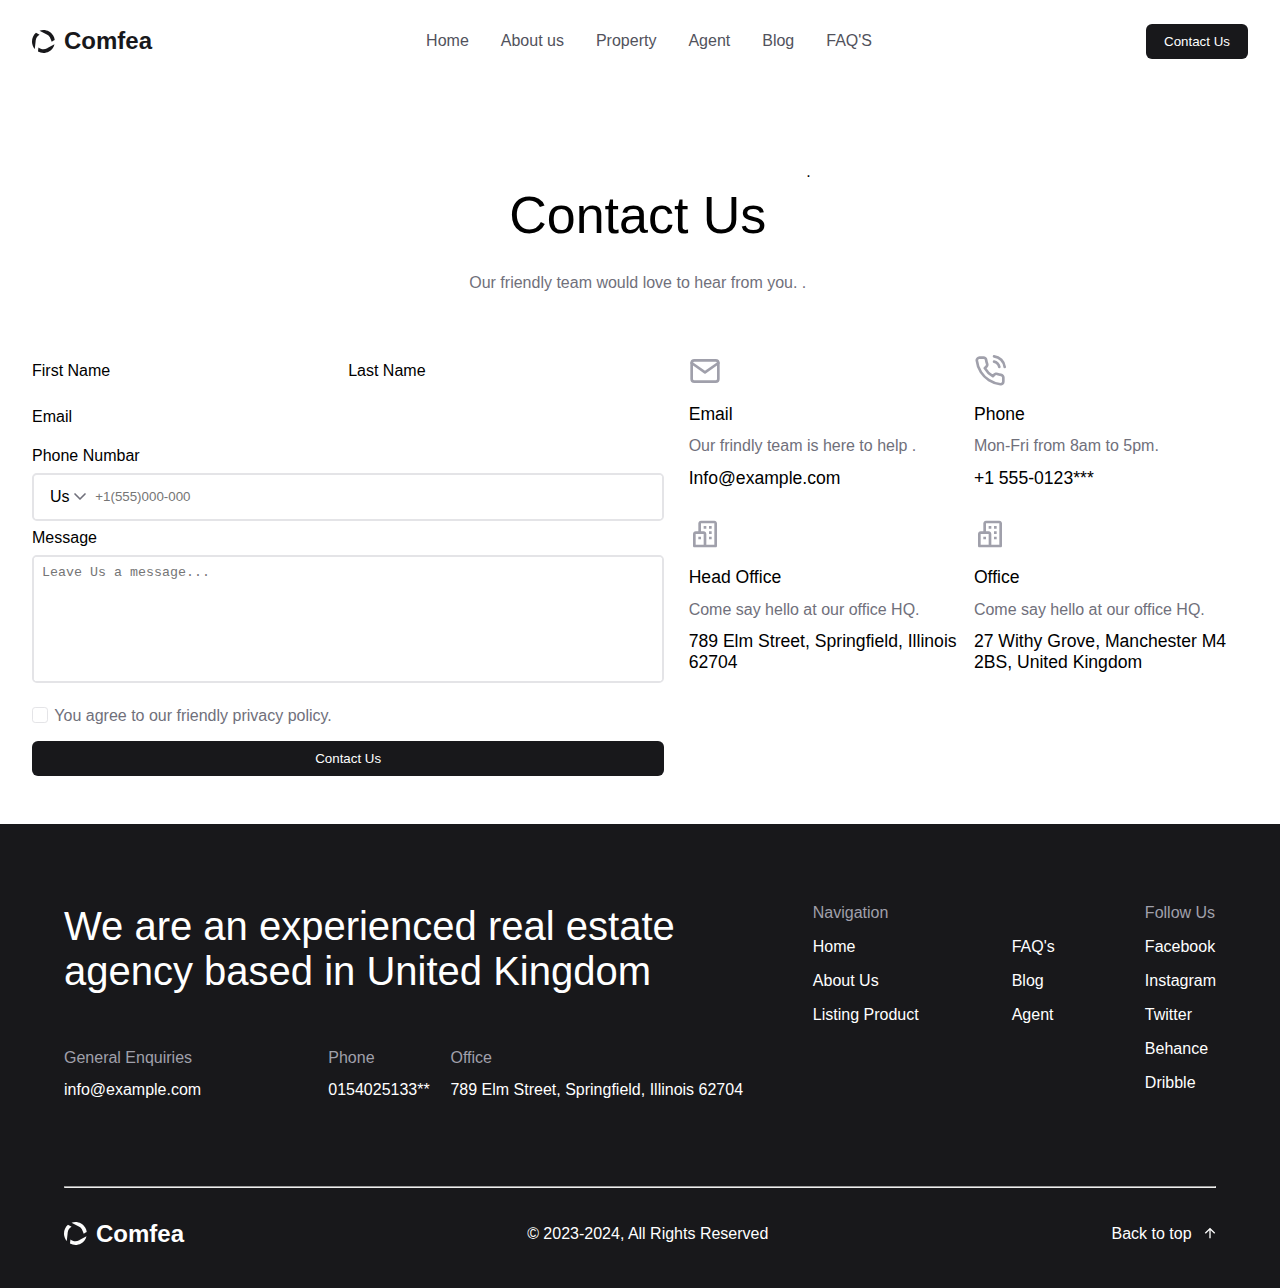
<file: contact.html>
<!DOCTYPE html>
<html lang="en">
<head>
    <meta charset="UTF-8">
    <meta name="viewport" content="width=device-width, initial-scale=1.0">
    <title>Contact-us</title>
    <link rel="stylesheet" href="./contact.css">
</head>
<body>
    <main>
        <!-- header part start -->
        <header class="side-gap">
            <div class="logo-name">
                    <svg  class="rotate" width="24" height="25" viewBox="0 0 24 25" fill="none" xmlns="http://www.w3.org/2000/svg">
                        <path fill-rule="evenodd" clip-rule="evenodd" d="M23.9022 10.9546C23.7074 9.45798 23.2273 7.97282 22.4368 6.57931V6.58035C19.504 1.40833 13.3061 -0.750677 7.89972 1.22294L15.614 5.15872C16.869 5.77424 17.9782 6.71679 18.7999 7.94783L20.6755 12.5704C20.6755 12.5704 19.3186 13.5542 23.9022 10.9546ZM3.94063 11.0932V11.0973C3.88023 11.441 3.84168 11.7899 3.82606 12.1399L2.93139 20.3582C2.4221 19.7698 1.96282 19.122 1.56393 18.419C-1.31162 13.349 -0.0930824 7.07406 4.16348 3.41115L7.99409 5.36602L7.96282 5.38372C5.7507 6.63872 4.34679 8.7696 3.93957 11.0942L3.94063 11.0932ZM16.2845 19.4679L23.6717 15.278C22.927 18.4045 20.9357 21.2249 17.9196 22.936C14.1942 25.0492 9.81786 24.9513 6.30597 23.0621L6.77047 18.794C9.31169 20.9051 12.9923 21.3426 16.0365 19.6168C16.1199 19.5689 16.2022 19.52 16.2834 19.47L16.2845 19.4679Z" fill="#18181B"/>
                    </svg>
                <p>Comfea</p>
            </div>
            <nav>
                <a href="https://abalam0.github.io/assignment2/">
                    <span>Home</span>
                </a>
                <a href="https://abalam0.github.io/about_us/">
                    <span>About us</span>
                </a>
                <a href=" https://abalam0.github.io/property-page/">
                    <span>Property</span>
                </a>
                <a href="https://abalam0.github.io/contact-page/">
                    <span> Agent</span>
                </a>
                <a href="https://abalam0.github.io/blog-listing/">
                <span>  Blog</span>
                </a>
                <a href=" https://abalam0.github.io/Faq-page/">
                <span>  FAQ'S</span>
                </a>
            </nav>
            <div class="contact-btn"><button>Contact Us</button></div>
            <svg class="three-dot"   width="32" height="32" viewBox="0 0 32 32" fill="none" xmlns="http://www.w3.org/2000/svg">
                <path d="M5 9H27M5 16H27M5 23H27" stroke="#18181B" stroke-width="2" stroke-linecap="round" stroke-linejoin="round"/>
            </svg>           
        </header>
        <!-- header part end -->

        <!-- start of main sectiomn -->
        <section class="side-gap    main-body">
            <div class="title">
                <div class="sh-text">
                    <h1>Contact Us</h1>
                    <p>Our friendly team would love to hear from you. .</p>
                </div>
                .
            </div>
            <div class="contact-part">
                <div class="left-part">
                    <div class="first-last">
                        <div class="first">
                            <label for="first-name">First Name</label>
                            <input type="text" placeholder="">
                        </div>  
                        <div class="first   last">
                            <label for="first-name">Last Name</label>
                            <input type="text" placeholder="">
                        </div>  
                    </div>
                    <div class="first   email">
                        <label for="first-name">Email</label>
                        <input type="email" placeholder="">
                    </div>  
                    <div class="phone">
                        <label for="phone">Phone Numbar</label>
                        <div class="search">
                            <div class="country-select">
                                <span>Us</span>
                                <svg width="20" height="21" viewBox="0 0 20 21" fill="none" xmlns="http://www.w3.org/2000/svg">
                                    <path d="M5 8L10 13L15 8" stroke="#70707B" stroke-width="1.66667" stroke-linecap="round" stroke-linejoin="round"/>
                                </svg>
                            </div>                              
                            <input type="number" placeholder="+1(555)000-000">                  
                        </div>
                    </div>
                    <div class="phone">
                        <label for="message">Message</label>
                        <div class="search message">
                            <textarea name="message" id="message" rows="5" cols="50" placeholder="Leave Us a message..."></textarea>                 
                        </div>
                    </div>
                    <div class="agree">
                        <div class="gap"></div> 
                        <span>You agree to our friendly privacy policy.</span>
                    </div>
                    <div class="contact-btn">
                        <button>Contact Us</button>
                    </div>
                </div>
                <div class="right-part">
                    <div class="all-contact">
                        <div class="contact-text1">
                            <svg width="32" height="32" viewBox="0 0 32 32" fill="none" xmlns="http://www.w3.org/2000/svg">
                                <path d="M5.33268 5.33325H26.666C28.1327 5.33325 29.3327 6.53325 29.3327 7.99992V23.9999C29.3327 25.4666 28.1327 26.6666 26.666 26.6666H5.33268C3.86602 26.6666 2.66602 25.4666 2.66602 23.9999V7.99992C2.66602 6.53325 3.86602 5.33325 5.33268 5.33325Z" stroke="#A0A0AB" stroke-width="2.66667" stroke-linecap="round" stroke-linejoin="round"/>
                                <path d="M29.3327 8L15.9993 17.3333L2.66602 8" stroke="#A0A0AB" stroke-width="2.66667" stroke-linecap="round" stroke-linejoin="round"/>
                            </svg>
                            <h5>Email</h5>
                            <p>Our frindly team is here to help .</p>
                            <h5>Info@example.com</h5>
                        </div>
                        <div class="contact-text1">
                            <svg width="32" height="32" viewBox="0 0 32 32" fill="none" xmlns="http://www.w3.org/2000/svg">
                                <path d="M20.0672 6.66659C21.3695 6.92067 22.5664 7.5576 23.5046 8.49583C24.4429 9.43407 25.0798 10.6309 25.3339 11.9333M20.0672 1.33325C22.7729 1.63383 25.296 2.84548 27.2222 4.76926C29.1484 6.69304 30.3632 9.2146 30.6672 11.9199M29.3339 22.5599V26.5599C29.3354 26.9313 29.2593 27.2988 29.1106 27.639C28.9618 27.9793 28.7436 28.2847 28.47 28.5357C28.1964 28.7868 27.8733 28.9779 27.5216 29.0969C27.1698 29.2158 26.7971 29.26 26.4272 29.2266C22.3243 28.7808 18.3832 27.3788 14.9206 25.1333C11.699 23.0861 8.96768 20.3548 6.92056 17.1333C4.6672 13.6549 3.26489 9.69458 2.82723 5.57325C2.79391 5.20454 2.83773 4.83293 2.9559 4.48208C3.07406 4.13124 3.26399 3.80884 3.51358 3.53541C3.76318 3.26199 4.06697 3.04353 4.40562 2.89395C4.74426 2.74436 5.11035 2.66693 5.48056 2.66659H9.48056C10.1276 2.66022 10.755 2.88936 11.2456 3.3113C11.7362 3.73323 12.0567 4.31918 12.1472 4.95992C12.3161 6.24001 12.6292 7.49689 13.0806 8.70659C13.26 9.18382 13.2988 9.70247 13.1924 10.2011C13.0861 10.6997 12.839 11.1574 12.4806 11.5199L10.7872 13.2133C12.6853 16.5513 15.4492 19.3152 18.7872 21.2133L20.4806 19.5199C20.8431 19.1614 21.3008 18.9144 21.7994 18.808C22.298 18.7017 22.8167 18.7405 23.2939 18.9199C24.5036 19.3713 25.7605 19.6844 27.0406 19.8533C27.6883 19.9446 28.2798 20.2709 28.7026 20.7699C29.1254 21.269 29.3501 21.906 29.3339 22.5599Z" stroke="#A0A0AB" stroke-width="2.66667" stroke-linecap="round" stroke-linejoin="round"/>
                            </svg>                                                      
                            <h5>Phone</h5>
                            <p>Mon-Fri from 8am to 5pm.</p>
                            <h5>+1 555-0123***</h5>
                        </div>
                        <div class="contact-text1">
                            <svg width="32" height="32" viewBox="0 0 32 32" fill="none" xmlns="http://www.w3.org/2000/svg">
                                <path d="M25.3353 2.6665H12.002C10.5313 2.6665 9.33529 3.8625 9.33529 5.33317V13.3332H6.66862C5.19795 13.3332 4.00195 14.5292 4.00195 15.9998V27.9998C4.00195 28.3535 4.14243 28.6926 4.39248 28.9426C4.64253 29.1927 4.98166 29.3332 5.33529 29.3332H26.6686C27.0222 29.3332 27.3614 29.1927 27.6114 28.9426C27.8615 28.6926 28.002 28.3535 28.002 27.9998V5.33317C28.002 3.8625 26.806 2.6665 25.3353 2.6665ZM6.66862 15.9998H14.6686V26.6665H6.66862V15.9998ZM25.3353 26.6665H17.3353V15.9998C17.3353 14.5292 16.1393 13.3332 14.6686 13.3332H12.002V5.33317H25.3353V26.6665Z" fill="#A0A0AB"/>
                                <path d="M14.6673 8H17.334V10.6667H14.6673V8ZM20.0007 8H22.6673V10.6667H20.0007V8ZM20.0007 13.3747H22.6673V16H20.0007V13.3747ZM20.0007 18.6667H22.6673V21.3333H20.0007V18.6667ZM9.33398 18.668H12.0007V21.3347H9.33398V18.668Z" fill="#A0A0AB"/>
                            </svg>
                            <h5>Head Office</h5>
                            <p>Come say hello at our office HQ.</p>
                            <h5>789 Elm Street, Springfield, Illinois 62704</h5>
                        </div>
                        <div class="contact-text1">
                            <svg width="32" height="32" viewBox="0 0 32 32" fill="none" xmlns="http://www.w3.org/2000/svg">
                                <path d="M25.3353 2.6665H12.002C10.5313 2.6665 9.33529 3.8625 9.33529 5.33317V13.3332H6.66862C5.19795 13.3332 4.00195 14.5292 4.00195 15.9998V27.9998C4.00195 28.3535 4.14243 28.6926 4.39248 28.9426C4.64253 29.1927 4.98166 29.3332 5.33529 29.3332H26.6686C27.0222 29.3332 27.3614 29.1927 27.6114 28.9426C27.8615 28.6926 28.002 28.3535 28.002 27.9998V5.33317C28.002 3.8625 26.806 2.6665 25.3353 2.6665ZM6.66862 15.9998H14.6686V26.6665H6.66862V15.9998ZM25.3353 26.6665H17.3353V15.9998C17.3353 14.5292 16.1393 13.3332 14.6686 13.3332H12.002V5.33317H25.3353V26.6665Z" fill="#A0A0AB"/>
                                <path d="M14.6673 8H17.334V10.6667H14.6673V8ZM20.0007 8H22.6673V10.6667H20.0007V8ZM20.0007 13.3747H22.6673V16H20.0007V13.3747ZM20.0007 18.6667H22.6673V21.3333H20.0007V18.6667ZM9.33398 18.668H12.0007V21.3347H9.33398V18.668Z" fill="#A0A0AB"/>
                            </svg>
                            <h5>Office</h5>
                            <p>Come say hello at our office HQ.</p>
                            <h5>27 Withy Grove, Manchester M4 2BS, United Kingdom</h5>
                        </div>
                    </div>
                </div>
            </div>
        </section>
        <!-- start of main section -->

        <!-- footer part start -->
        <footer>
            <div class="footer-body">
            <div class="information">
                <div class="left-info">
                    <h3>
                        We are an experienced real estate agency based in United Kingdom    
                    </h3>
                    <div class="address">
                        <div class="phone-general">
                            <div class="general">
                                <span>General Enquiries</span>
                                <p>info@example.com</p>
                            </div>
                            <div class="general">
                                <span>Phone</span>
                                <p>0154025133**</p>
                            </div>
                        </div>
                        <div class="office">
                        <span>Office </span>
                        <p>789 Elm Street, Springfield, Illinois 62704</p>
                        </div>
                    </div>
                </div>
                <div class="right-info">
                    <div class="navigation">
                        <span>Navigation</span>
                        <div class="all-nav">
                            <div class="home">
                                <div class="nav1"><a href="https://abalam0.github.io/assignment2/">Home</a></div>
                                <div class="nav1"><a href=" https://abalam0.github.io/about_us/">About Us</a></div>
                                <div class="nav1"><a href=" https://abalam0.github.io/property-page/">Listing Product</a></div>
                            </div>
                            <div class="faq">
                                <div class="nav1"><a href=" https://abalam0.github.io/Faq-page/">FAQ's</a></div>
                                <div class="nav1"><a href="https://abalam0.github.io/blog-listing/">Blog</a></div>
                                <div class="nav1"> <a href="https://abalam0.github.io/contact-page/">Agent</a></div>
                            </div>
                        </div>
                    </div>
                    <div  class="all-social">
                        <span>Follow Us<span>
                            <div class="social-link" >
                                <div class="slink   fac"> <a href="#">Facebook</a></div>
                                <div class="slink  ins"><a href="#">Instagram</a></div>
                                <div class="slink   twi"> <a href="#">Twitter</a></div>
                                <div class="slink   beha"> <a href="#">Behance</a></div>
                                <div class="slink   drib"> <a href="#">Dribble</a></div>
                            </div>
                    </div>
                </div>
            </div>
            <div class="textup-hr"><hr></div>
            <div class="footer-text">
                <div class="logo-name">
                    <svg  width="24" height="25" viewBox="0 0 24 25" fill="none" xmlns="http://www.w3.org/2000/svg">
                        <path fill-rule="evenodd" clip-rule="evenodd" d="M23.9022 10.9546C23.7074 9.45798 23.2273 7.97282 22.4368 6.57931V6.58035C19.504 1.40833 13.3061 -0.750677 7.89972 1.22294L15.614 5.15872C16.869 5.77424 17.9782 6.71679 18.7999 7.94783L20.6755 12.5704C20.6755 12.5704 19.3186 13.5542 23.9022 10.9546ZM3.94063 11.0932V11.0973C3.88023 11.441 3.84168 11.7899 3.82606 12.1399L2.93139 20.3582C2.4221 19.7698 1.96282 19.122 1.56393 18.419C-1.31162 13.349 -0.0930824 7.07406 4.16348 3.41115L7.99409 5.36602L7.96282 5.38372C5.7507 6.63872 4.34679 8.7696 3.93957 11.0942L3.94063 11.0932ZM16.2845 19.4679L23.6717 15.278C22.927 18.4045 20.9357 21.2249 17.9196 22.936C14.1942 25.0492 9.81786 24.9513 6.30597 23.0621L6.77047 18.794C9.31169 20.9051 12.9923 21.3426 16.0365 19.6168C16.1199 19.5689 16.2022 19.52 16.2834 19.47L16.2845 19.4679Z" fill="#FCFCFC"/>
                    </svg>
                    <p>Comfea</p>
                </div>
                <div class="copyright">
                    &copy; 2023-2024, All Rights Reserved
                </div>
                <div class="back-arrow">
                    <a href="https://abalam0.github.io/assignment2/">
                        Back to top
                        <svg width="12" height="12" viewBox="0 0 12 12" fill="none" xmlns="http://www.w3.org/2000/svg">
                            <path d="M6.6666 3.21928V11.3337H5.33327V3.21928L1.75726 6.79526L0.814453 5.85246L5.99993 0.666992L11.1853 5.85246L10.2425 6.79526L6.6666 3.21928Z" fill="#FCFCFC"/>
                        </svg> 
                    </a>             
                </div>
            </div>
            </div>
        </footer>
        <!-- footer part end -->
    </main>
</body>
</html>
</file>
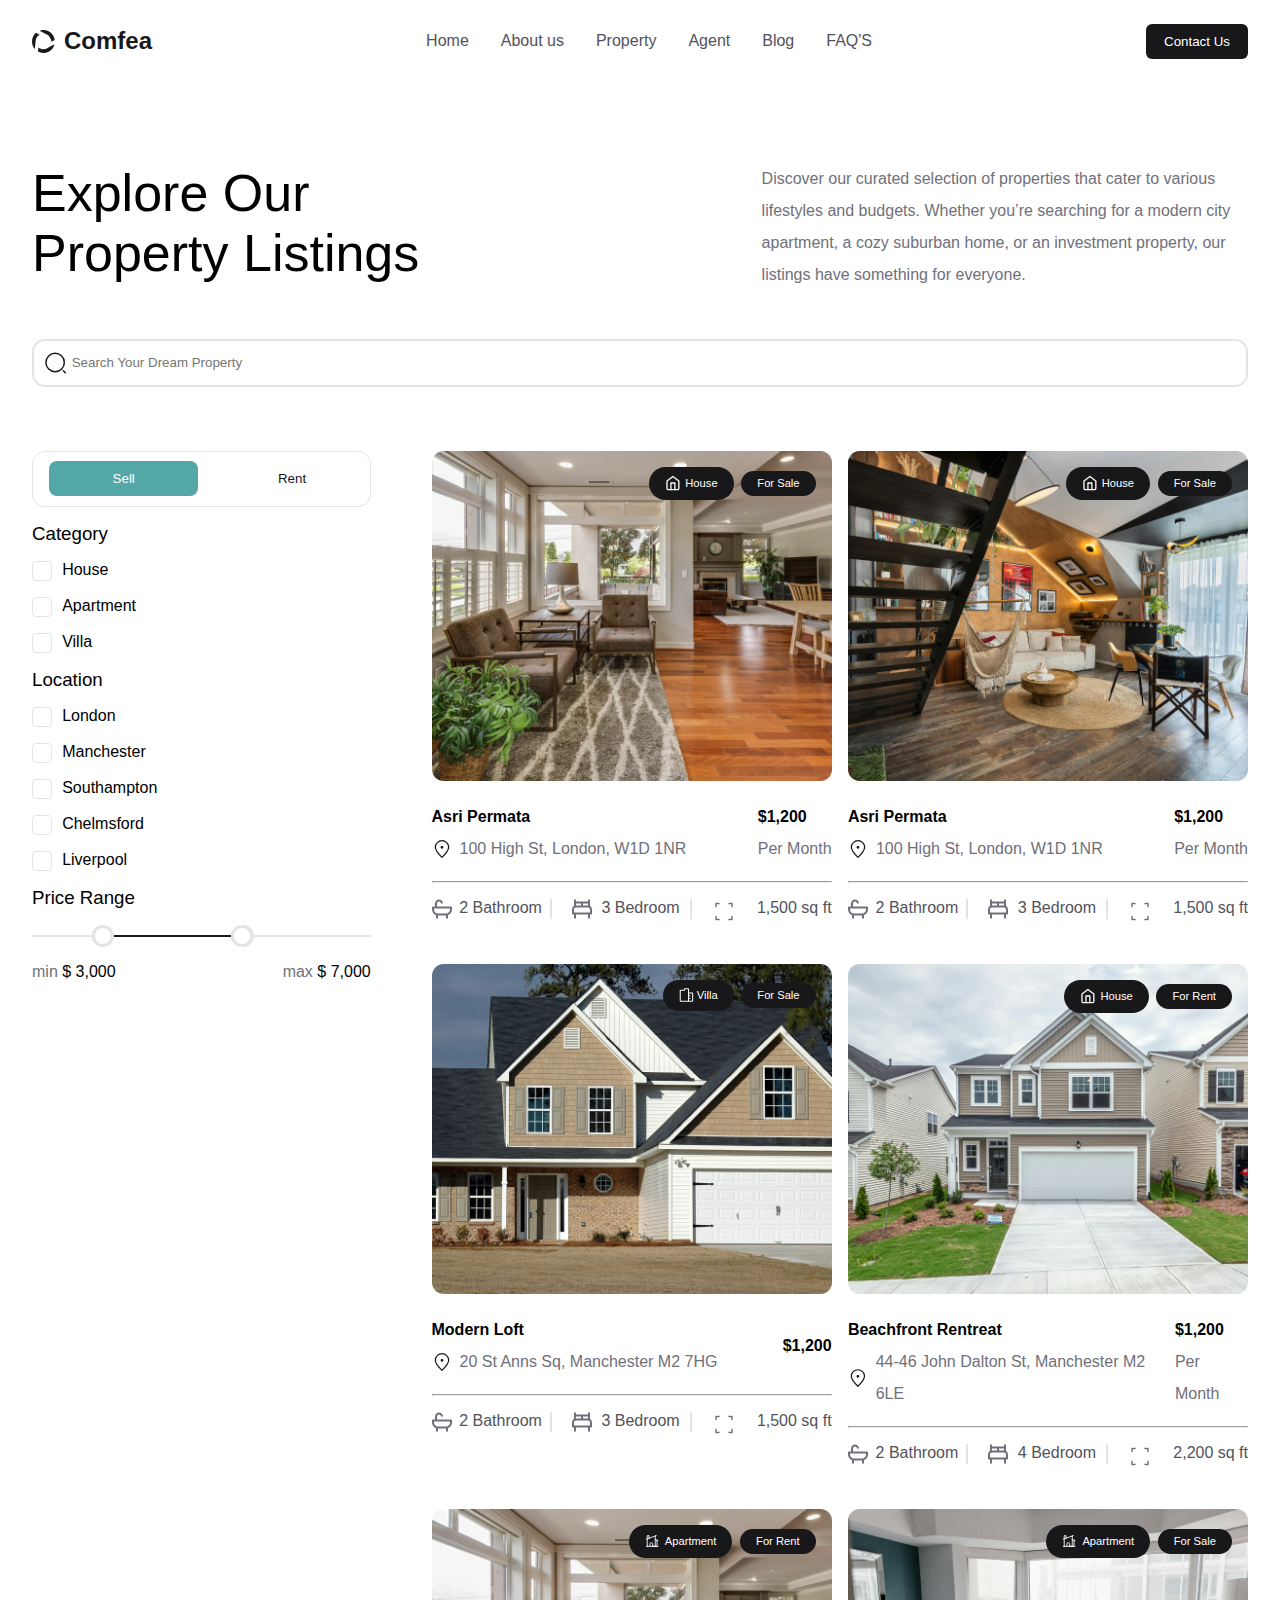
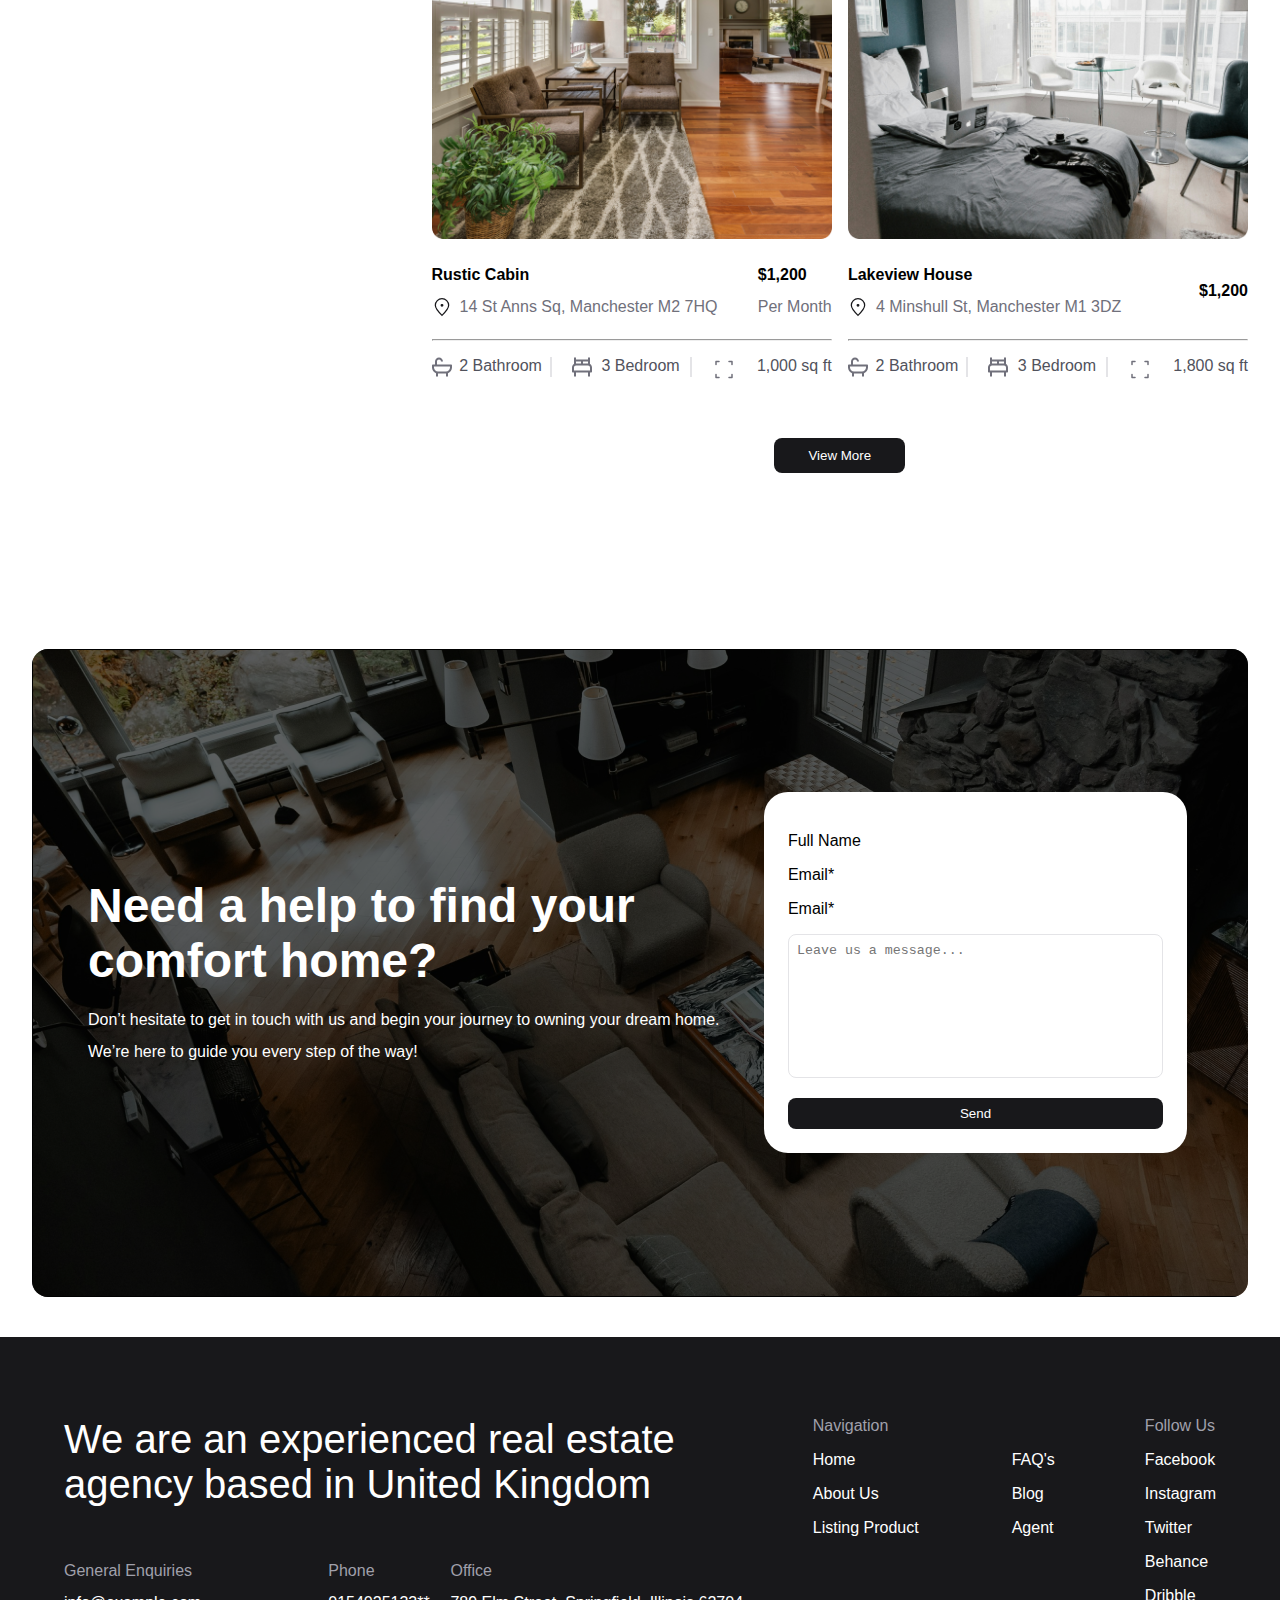
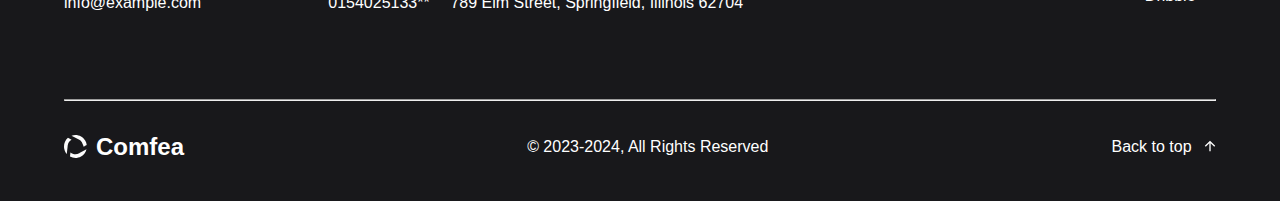
<file: property.html>
<!DOCTYPE html>
<html lang="en">
<head>
    <meta charset="UTF-8">
    <meta name="viewport" content="width=device-width, initial-scale=1.0">
    <title>Property Listing</title>
    <link rel="stylesheet" href="./property.css">
</head>
<body>
    <main>
       <!-- header part start -->
       <header class="side-gap">
        <div class="logo-name">
              <svg  class="rotate" width="24" height="25" viewBox="0 0 24 25" fill="none" xmlns="http://www.w3.org/2000/svg">
                  <path fill-rule="evenodd" clip-rule="evenodd" d="M23.9022 10.9546C23.7074 9.45798 23.2273 7.97282 22.4368 6.57931V6.58035C19.504 1.40833 13.3061 -0.750677 7.89972 1.22294L15.614 5.15872C16.869 5.77424 17.9782 6.71679 18.7999 7.94783L20.6755 12.5704C20.6755 12.5704 19.3186 13.5542 23.9022 10.9546ZM3.94063 11.0932V11.0973C3.88023 11.441 3.84168 11.7899 3.82606 12.1399L2.93139 20.3582C2.4221 19.7698 1.96282 19.122 1.56393 18.419C-1.31162 13.349 -0.0930824 7.07406 4.16348 3.41115L7.99409 5.36602L7.96282 5.38372C5.7507 6.63872 4.34679 8.7696 3.93957 11.0942L3.94063 11.0932ZM16.2845 19.4679L23.6717 15.278C22.927 18.4045 20.9357 21.2249 17.9196 22.936C14.1942 25.0492 9.81786 24.9513 6.30597 23.0621L6.77047 18.794C9.31169 20.9051 12.9923 21.3426 16.0365 19.6168C16.1199 19.5689 16.2022 19.52 16.2834 19.47L16.2845 19.4679Z" fill="#18181B"/>
              </svg>
          <p>Comfea</p>
        </div>
        <nav>
          <a href="https://abalam0.github.io/assignment2/">
              <span>Home</span>
          </a>
          <a href="https://abalam0.github.io/about_us/">
              <span>About us</span>
          </a>
          <a href=" https://abalam0.github.io/property-page/">
              <span>Property</span>
          </a>
          <a href="https://abalam0.github.io/contact-page/">
             <span> Agent</span>
          </a>
          <a href="https://abalam0.github.io/blog-listing/">
            <span>  Blog</span>
          </a>
          <a href=" https://abalam0.github.io/Faq-page/">
            <span>  FAQ'S</span>
          </a>
        </nav>
        <div class="contact-btn"><button>Contact Us</button></div>
        <svg class="three-dot"   width="32" height="32" viewBox="0 0 32 32" fill="none" xmlns="http://www.w3.org/2000/svg">
          <path d="M5 9H27M5 16H27M5 23H27" stroke="#18181B" stroke-width="2" stroke-linecap="round" stroke-linejoin="round"/>
        </svg>           
       </header>
       <!-- header part end -->

        <!--second header part start  -->
        <section class="side-gap">
        <div class="s-header-text">
            <div class="sh-text">
                <h1>Explore Our Property Listings</h1>
                <p>Discover our curated selection of properties that cater to various lifestyles and budgets. Whether you’re searching for a modern city apartment, a cozy suburban home, or an investment property, our listings have something for everyone.</p>
            </div>
            <div class="search-button">
                <div class="search">
                    <svg width="24" height="24" viewBox="0 0 24 24" fill="none" xmlns="http://www.w3.org/2000/svg">
                        <path d="M11.5 21C16.7467 21 21 16.7467 21 11.5C21 6.25329 16.7467 2 11.5 2C6.25329 2 2 6.25329 2 11.5C2 16.7467 6.25329 21 11.5 21Z" stroke="#18181B" stroke-width="1.5" stroke-linecap="round" stroke-linejoin="round"/>
                        <path d="M22 22L20 20" stroke="#18181B" stroke-width="1.5" stroke-linecap="round" stroke-linejoin="round"/>
                    </svg>
                    <input type="text" placeholder="Search Your Dream Property">                  
                </div>
                <div class="slide-button">
                    <svg width="24" height="24" viewBox="0 0 24 24" fill="none" xmlns="http://www.w3.org/2000/svg">
                        <path d="M10.5 6H20.25M10.5 6C10.5 6.39782 10.342 6.77936 10.0607 7.06066C9.77936 7.34196 9.39782 7.5 9 7.5C8.60218 7.5 8.22064 7.34196 7.93934 7.06066C7.65804 6.77936 7.5 6.39782 7.5 6M10.5 6C10.5 5.60218 10.342 5.22064 10.0607 4.93934C9.77936 4.65804 9.39782 4.5 9 4.5C8.60218 4.5 8.22064 4.65804 7.93934 4.93934C7.65804 5.22064 7.5 5.60218 7.5 6M7.5 6H3.75M10.5 18H20.25M10.5 18C10.5 18.3978 10.342 18.7794 10.0607 19.0607C9.77936 19.342 9.39782 19.5 9 19.5C8.60218 19.5 8.22064 19.342 7.93934 19.0607C7.65804 18.7794 7.5 18.3978 7.5 18M10.5 18C10.5 17.6022 10.342 17.2206 10.0607 16.9393C9.77936 16.658 9.39782 16.5 9 16.5C8.60218 16.5 8.22064 16.658 7.93934 16.9393C7.65804 17.2206 7.5 17.6022 7.5 18M7.5 18H3.75M16.5 12H20.25M16.5 12C16.5 12.3978 16.342 12.7794 16.0607 13.0607C15.7794 13.342 15.3978 13.5 15 13.5C14.6022 13.5 14.2206 13.342 13.9393 13.0607C13.658 12.7794 13.5 12.3978 13.5 12M16.5 12C16.5 11.6022 16.342 11.2206 16.0607 10.9393C15.7794 10.658 15.3978 10.5 15 10.5C14.6022 10.5 14.2206 10.658 13.9393 10.9393C13.658 11.2206 13.5 11.6022 13.5 12M13.5 12H3.75" stroke="#70707B" stroke-width="1.5" stroke-linecap="round" stroke-linejoin="round"/>
                    </svg>
                </div>
            </div>
        </div>
        </section>
        <!--second header part end  -->

        <!-- main contant start -->
         <section class="side-gap">
            <div class="main-contant">
                <div class="left-contant">
                    <div class="email-button">
                        <div class="button"> <button class="learn-more">Sell</button></div>
                        <div class="button"><button class="learn-more  rent-btn">Rent</button></div>
                    </div>
                    <div class="slide-bar">
                        <div class="slide-bar1">
                            <h3>Category</h3>
                            <div class="all-squre">
                                <div class="squre">
                                    <div class="squre1">
                                    </div>
                                    <p>House</p>
                                </div>
                                <div class="squre">
                                    <div class="squre1">                                      
                                    </div>
                                    <p>Apartment</p>
                                </div>
                                <div class="squre">
                                    <div class="squre1">                            
                                    </div>
                                    <p>Villa</p>
                                </div>
                            </div>
                        </div>
                        <div class="slide-bar1">
                            <h3>Location</h3>
                            <div class="all-squre">
                                <div class="squre">
                                    <div class="squre1">
                                    </div>
                                    <p>London</p>
                                </div>
                                <div class="squre">
                                    <div class="squre1">                                      
                                    </div>
                                    <p>Manchester</p>
                                </div>
                                <div class="squre">
                                    <div class="squre1">                            
                                    </div>
                                    <p>Southampton</p>
                                </div>
                                <div class="squre">
                                    <div class="squre1">                            
                                    </div>
                                    <p>Chelmsford</p>
                                </div>
                                <div class="squre">
                                    <div class="squre1">                            
                                    </div>
                                    <p>Liverpool</p>
                                </div>
                            </div>
                        </div>
                    </div>
                    <div class="range">
                        <h3>Price Range</h3>
                        <div class="range-line">
                            <div class="line1"></div>
                            <div class="circle">
                                <div class="circle1"></div>
                            </div>
                            <div class="line2"></div>
                            <div class="circle">
                                <div class="circle1"></div>
                            </div>
                            <div class="line3"></div>
                        </div>
                        <div class="price">
                           <div class="left-price">
                            <span>min</span> &dollar; 3,000
                           </div>
                           <div class="left-price">
                            <span>max</span> &dollar; 7,000
                           </div>
                        </div>
                    </div>
                </div>
                <div class="right-contant">
                    <div class="property-body">
                        <!-- all-property start -->
                        <div class="all-property">
                            <!-- property 1 start -->
                            <div class="property1">
                                <div class="img-link">
                                    <img src="./assets/images/home-images/Property Image (3).png" alt="">
                                    <div class="link">
                                        <div id="left-link">
                                            <a href="#">
                                                <svg width="20" height="20" viewBox="0 0 20 20" fill="none" xmlns="http://www.w3.org/2000/svg">
                                                    <path d="M2.5 7.49996L10 1.66663L17.5 7.49996V16.6666C17.5 17.1087 17.3244 17.5326 17.0118 17.8451C16.6993 18.1577 16.2754 18.3333 15.8333 18.3333H4.16667C3.72464 18.3333 3.30072 18.1577 2.98816 17.8451C2.67559 17.5326 2.5 17.1087 2.5 16.6666V7.49996Z" stroke="#FCFCFC" stroke-width="1.66667" stroke-linecap="round" stroke-linejoin="round"/>
                                                    <path d="M7.5 18.3332V9.99988H12.5V18.3332" stroke="#FCFCFC" stroke-width="1.66667" stroke-linecap="round" stroke-linejoin="round"/>
                                                </svg>
                                                <span>House</span>
                                            </a>
                                        </div>
                                        <div id="right-link">
                                            <a href="#"><span>For Sale</span></a>
                                        </div>
                                    </div>
                                </div>
                                <div class="down-text">
                                    <div class="left-text">
                                        <h4>Asri Permata</h4>
                                        <div class="location">
                                            <svg width="20" height="20" viewBox="0 0 20 20" fill="none" xmlns="http://www.w3.org/2000/svg">
                                                <path d="M16.6663 8.33341C16.6663 12.0153 9.99967 18.3334 9.99967 18.3334C9.99967 18.3334 3.33301 12.0153 3.33301 8.33341C3.33301 4.65151 6.31777 1.66675 9.99967 1.66675C13.6816 1.66675 16.6663 4.65151 16.6663 8.33341Z" stroke="#18181B" stroke-width="1.25"/>
                                                <path d="M10.0003 9.16679C10.4606 9.16679 10.8337 8.79371 10.8337 8.33346C10.8337 7.87322 10.4606 7.50012 10.0003 7.50012C9.54008 7.50012 9.16699 7.87322 9.16699 8.33346C9.16699 8.79371 9.54008 9.16679 10.0003 9.16679Z" fill="#18181B" stroke="#18181B" stroke-width="1.25" stroke-linecap="round" stroke-linejoin="round"/>
                                            </svg>
                                            <p>
                                                100 High St, London, W1D 1NR
                                            </p>
                                        </div>
                                    </div>
                                    <div class="right-text">
                                       <h4> &dollar;1,200</h4>
                                        <p>
                                           Per Month
                                        </p>
                                    </div>
                                </div>
                                <hr>
                                <div class="property-details">
                                    <div class="bath">
                                        <svg width="20" height="20" viewBox="0 0 20 20" fill="none" xmlns="http://www.w3.org/2000/svg">
                                            <path d="M19 7.5H5V4.5C5 3.397 5.897 2.5 7 2.5C8.103 2.5 9 3.397 9 4.5H11C11 2.294 9.206 0.5 7 0.5C4.794 0.5 3 2.294 3 4.5V7.5H1C0.734784 7.5 0.48043 7.60536 0.292893 7.79289C0.105357 7.98043 0 8.23478 0 8.5V10.5C0 13.106 1.674 15.323 4 16.15V19.5H6V16.5H14V19.5H16V16.15C18.326 15.323 20 13.106 20 10.5V8.5C20 8.23478 19.8946 7.98043 19.7071 7.79289C19.5196 7.60536 19.2652 7.5 19 7.5ZM18 10.5C18 12.706 16.206 14.5 14 14.5H6C3.794 14.5 2 12.706 2 10.5V9.5H18V10.5Z" fill="#70707B"/>
                                        </svg>
                                        <p>2 Bathroom</p>
                                        <hr class="bath-hr">
                                    </div>
                                    <div class="bath">
                                        <svg width="20" height="20" viewBox="0 0 20 20" fill="none" xmlns="http://www.w3.org/2000/svg">
                                            <path d="M18 7.057V0.5H16V2.5H4V0.5H2V7.057C0.81 7.75 0 9.025 0 10.5V14.5C0 14.7652 0.105357 15.0196 0.292893 15.2071C0.48043 15.3946 0.734784 15.5 1 15.5H2V19.5H4V15.5H16V19.5H18V15.5H19C19.2652 15.5 19.5196 15.3946 19.7071 15.2071C19.8946 15.0196 20 14.7652 20 14.5V10.5C20 9.025 19.189 7.75 18 7.057ZM16 4.5V6.5H11V4.5H16ZM4 4.5H9V6.5H4V4.5ZM18 13.5H2V10.5C2 9.397 2.897 8.5 4 8.5H16C17.103 8.5 18 9.397 18 10.5V13.5Z" fill="#70707B"/>
                                        </svg>
                                        <p>3 Bedroom</p>
                                        <hr class="bath-hr">
                                    </div>
                                    <div class="bath">
                                        <svg width="24" height="25" viewBox="0 0 24 25" fill="none" xmlns="http://www.w3.org/2000/svg">
                                            <path d="M7 4.5H4V7.5" stroke="#70707B" stroke-width="1.5" stroke-linecap="round" stroke-linejoin="round"/>
                                            <path d="M17 4.5H20V7.5" stroke="#70707B" stroke-width="1.5" stroke-linecap="round" stroke-linejoin="round"/>
                                            <path d="M7 20.5H4V17.5" stroke="#70707B" stroke-width="1.5" stroke-linecap="round" stroke-linejoin="round"/>
                                            <path d="M17 20.5H20V17.5" stroke="#70707B" stroke-width="1.5" stroke-linecap="round" stroke-linejoin="round"/>
                                         </svg>
                                        <p>1,500 sq ft</p>
                                    </div>
                                </div>
                            </div>
                            <!-- property 1 end -->
                            <!--The following property is similar to property 1 -->
                            <!-- same property's start -->
                            <div class="property1   property2">
                                <div class="img-link">
                                    <img src="./assets/images/home-images/Property Image (4).png" alt="">
                                    <div class="link">
                                        <div id="left-link">
                                            <a href="#">
                                                <svg width="20" height="20" viewBox="0 0 20 20" fill="none" xmlns="http://www.w3.org/2000/svg">
                                                    <path d="M2.5 7.49996L10 1.66663L17.5 7.49996V16.6666C17.5 17.1087 17.3244 17.5326 17.0118 17.8451C16.6993 18.1577 16.2754 18.3333 15.8333 18.3333H4.16667C3.72464 18.3333 3.30072 18.1577 2.98816 17.8451C2.67559 17.5326 2.5 17.1087 2.5 16.6666V7.49996Z" stroke="#FCFCFC" stroke-width="1.66667" stroke-linecap="round" stroke-linejoin="round"/>
                                                    <path d="M7.5 18.3332V9.99988H12.5V18.3332" stroke="#FCFCFC" stroke-width="1.66667" stroke-linecap="round" stroke-linejoin="round"/>
                                                </svg>
                                                <span>House</span>
                                            </a>
                                        </div>
                                        <div id="right-link">
                                            <a href="#"><span>For Sale</span></a>
                                        </div>
                                    </div>
                                </div>
                                <div class="down-text">
                                    <div class="left-text">
                                        <h4>Asri Permata</h4>
                                        <div class="location">
                                            <svg width="20" height="20" viewBox="0 0 20 20" fill="none" xmlns="http://www.w3.org/2000/svg">
                                                <path d="M16.6663 8.33341C16.6663 12.0153 9.99967 18.3334 9.99967 18.3334C9.99967 18.3334 3.33301 12.0153 3.33301 8.33341C3.33301 4.65151 6.31777 1.66675 9.99967 1.66675C13.6816 1.66675 16.6663 4.65151 16.6663 8.33341Z" stroke="#18181B" stroke-width="1.25"/>
                                                <path d="M10.0003 9.16679C10.4606 9.16679 10.8337 8.79371 10.8337 8.33346C10.8337 7.87322 10.4606 7.50012 10.0003 7.50012C9.54008 7.50012 9.16699 7.87322 9.16699 8.33346C9.16699 8.79371 9.54008 9.16679 10.0003 9.16679Z" fill="#18181B" stroke="#18181B" stroke-width="1.25" stroke-linecap="round" stroke-linejoin="round"/>
                                            </svg>
                                            <p>
                                                100 High St, London, W1D 1NR
                                            </p>
                                        </div>
                                    </div>
                                    <div class="right-text">
                                       <h4> &dollar;1,200</h4>
                                        <p>
                                           Per Month
                                        </p>
                                    </div>
                                </div>
                                <hr>
                                <div class="property-details">
                                    <div class="bath">
                                        <svg width="20" height="20" viewBox="0 0 20 20" fill="none" xmlns="http://www.w3.org/2000/svg">
                                            <path d="M19 7.5H5V4.5C5 3.397 5.897 2.5 7 2.5C8.103 2.5 9 3.397 9 4.5H11C11 2.294 9.206 0.5 7 0.5C4.794 0.5 3 2.294 3 4.5V7.5H1C0.734784 7.5 0.48043 7.60536 0.292893 7.79289C0.105357 7.98043 0 8.23478 0 8.5V10.5C0 13.106 1.674 15.323 4 16.15V19.5H6V16.5H14V19.5H16V16.15C18.326 15.323 20 13.106 20 10.5V8.5C20 8.23478 19.8946 7.98043 19.7071 7.79289C19.5196 7.60536 19.2652 7.5 19 7.5ZM18 10.5C18 12.706 16.206 14.5 14 14.5H6C3.794 14.5 2 12.706 2 10.5V9.5H18V10.5Z" fill="#70707B"/>
                                        </svg>
                                        <p>2 Bathroom</p>
                                        <hr class="bath-hr">
                                    </div>
                                    <div class="bath">
                                        <svg width="20" height="20" viewBox="0 0 20 20" fill="none" xmlns="http://www.w3.org/2000/svg">
                                            <path d="M18 7.057V0.5H16V2.5H4V0.5H2V7.057C0.81 7.75 0 9.025 0 10.5V14.5C0 14.7652 0.105357 15.0196 0.292893 15.2071C0.48043 15.3946 0.734784 15.5 1 15.5H2V19.5H4V15.5H16V19.5H18V15.5H19C19.2652 15.5 19.5196 15.3946 19.7071 15.2071C19.8946 15.0196 20 14.7652 20 14.5V10.5C20 9.025 19.189 7.75 18 7.057ZM16 4.5V6.5H11V4.5H16ZM4 4.5H9V6.5H4V4.5ZM18 13.5H2V10.5C2 9.397 2.897 8.5 4 8.5H16C17.103 8.5 18 9.397 18 10.5V13.5Z" fill="#70707B"/>
                                        </svg>
                                        <p>3 Bedroom</p>
                                        <hr class="bath-hr">
                                    </div>
                                    <div class="bath">
                                        <svg width="24" height="25" viewBox="0 0 24 25" fill="none" xmlns="http://www.w3.org/2000/svg">
                                            <path d="M7 4.5H4V7.5" stroke="#70707B" stroke-width="1.5" stroke-linecap="round" stroke-linejoin="round"/>
                                            <path d="M17 4.5H20V7.5" stroke="#70707B" stroke-width="1.5" stroke-linecap="round" stroke-linejoin="round"/>
                                            <path d="M7 20.5H4V17.5" stroke="#70707B" stroke-width="1.5" stroke-linecap="round" stroke-linejoin="round"/>
                                            <path d="M17 20.5H20V17.5" stroke="#70707B" stroke-width="1.5" stroke-linecap="round" stroke-linejoin="round"/>
                                         </svg>
                                        <p>1,500 sq ft</p>
                                    </div>
                                </div>
                            </div>
                            <div class="property1   property3">
                                <div class="img-link">
                                    <img src="./assets/images/home-images/Property Image (5).png" alt="">
                                    <div class="link">
                                        <div id="left-link">
                                            <a href="#">
                                                <svg width="20" height="20" viewBox="0 0 20 20" fill="none" xmlns="http://www.w3.org/2000/svg">
                                                    <path d="M2.5 7.49996L10 1.66663L17.5 7.49996V16.6666C17.5 17.1087 17.3244 17.5326 17.0118 17.8451C16.6993 18.1577 16.2754 18.3333 15.8333 18.3333H4.16667C3.72464 18.3333 3.30072 18.1577 2.98816 17.8451C2.67559 17.5326 2.5 17.1087 2.5 16.6666V7.49996Z" stroke="#FCFCFC" stroke-width="1.66667" stroke-linecap="round" stroke-linejoin="round"/>
                                                    <path d="M7.5 18.3332V9.99988H12.5V18.3332" stroke="#FCFCFC" stroke-width="1.66667" stroke-linecap="round" stroke-linejoin="round"/>
                                                </svg>
                                                <span>House</span>
                                            </a>
                                        </div>
                                        <div id="right-link">
                                            <a href="#"><span>For Rent</span></a>
                                        </div>
                                    </div>
                                </div>
                                <div class="down-text">
                                    <div class="left-text">
                                        <h4>Cozy Cottage</h4>
                                        <div class="location">
                                            <svg width="20" height="20" viewBox="0 0 20 20" fill="none" xmlns="http://www.w3.org/2000/svg">
                                                <path d="M16.6663 8.33341C16.6663 12.0153 9.99967 18.3334 9.99967 18.3334C9.99967 18.3334 3.33301 12.0153 3.33301 8.33341C3.33301 4.65151 6.31777 1.66675 9.99967 1.66675C13.6816 1.66675 16.6663 4.65151 16.6663 8.33341Z" stroke="#18181B" stroke-width="1.25"/>
                                                <path d="M10.0003 9.16679C10.4606 9.16679 10.8337 8.79371 10.8337 8.33346C10.8337 7.87322 10.4606 7.50012 10.0003 7.50012C9.54008 7.50012 9.16699 7.87322 9.16699 8.33346C9.16699 8.79371 9.54008 9.16679 10.0003 9.16679Z" fill="#18181B" stroke="#18181B" stroke-width="1.25" stroke-linecap="round" stroke-linejoin="round"/>
                                            </svg>
                                            <p>
                                                6 Southern St, Manchester M3 4NJ
                                            </p>
                                        </div>
                                    </div>
                                    <div class="right-text">
                                       <h4> &dollar;1,200</h4>
                                        <p>
                                           Per Month
                                        </p>
                                    </div>
                                </div>
                                <hr>
                                <div class="property-details">
                                    <div class="bath">
                                        <svg width="20" height="20" viewBox="0 0 20 20" fill="none" xmlns="http://www.w3.org/2000/svg">
                                            <path d="M19 7.5H5V4.5C5 3.397 5.897 2.5 7 2.5C8.103 2.5 9 3.397 9 4.5H11C11 2.294 9.206 0.5 7 0.5C4.794 0.5 3 2.294 3 4.5V7.5H1C0.734784 7.5 0.48043 7.60536 0.292893 7.79289C0.105357 7.98043 0 8.23478 0 8.5V10.5C0 13.106 1.674 15.323 4 16.15V19.5H6V16.5H14V19.5H16V16.15C18.326 15.323 20 13.106 20 10.5V8.5C20 8.23478 19.8946 7.98043 19.7071 7.79289C19.5196 7.60536 19.2652 7.5 19 7.5ZM18 10.5C18 12.706 16.206 14.5 14 14.5H6C3.794 14.5 2 12.706 2 10.5V9.5H18V10.5Z" fill="#70707B"/>
                                        </svg>
                                        <p>1 Bathroom</p>
                                        <hr class="bath-hr">
                                    </div>
                                    <div class="bath">
                                        <svg width="20" height="20" viewBox="0 0 20 20" fill="none" xmlns="http://www.w3.org/2000/svg">
                                            <path d="M18 7.057V0.5H16V2.5H4V0.5H2V7.057C0.81 7.75 0 9.025 0 10.5V14.5C0 14.7652 0.105357 15.0196 0.292893 15.2071C0.48043 15.3946 0.734784 15.5 1 15.5H2V19.5H4V15.5H16V19.5H18V15.5H19C19.2652 15.5 19.5196 15.3946 19.7071 15.2071C19.8946 15.0196 20 14.7652 20 14.5V10.5C20 9.025 19.189 7.75 18 7.057ZM16 4.5V6.5H11V4.5H16ZM4 4.5H9V6.5H4V4.5ZM18 13.5H2V10.5C2 9.397 2.897 8.5 4 8.5H16C17.103 8.5 18 9.397 18 10.5V13.5Z" fill="#70707B"/>
                                        </svg>
                                        <p>1 Bedroom</p>
                                        <hr class="bath-hr">
                                    </div>
                                    <div class="bath">
                                        <svg width="24" height="25" viewBox="0 0 24 25" fill="none" xmlns="http://www.w3.org/2000/svg">
                                            <path d="M7 4.5H4V7.5" stroke="#70707B" stroke-width="1.5" stroke-linecap="round" stroke-linejoin="round"/>
                                            <path d="M17 4.5H20V7.5" stroke="#70707B" stroke-width="1.5" stroke-linecap="round" stroke-linejoin="round"/>
                                            <path d="M7 20.5H4V17.5" stroke="#70707B" stroke-width="1.5" stroke-linecap="round" stroke-linejoin="round"/>
                                            <path d="M17 20.5H20V17.5" stroke="#70707B" stroke-width="1.5" stroke-linecap="round" stroke-linejoin="round"/>
                                         </svg>
                                        <p>900 sq ft</p>
                                    </div>
                                </div>
                            </div> 
                            <div class="property1   property4">
                                <div class="img-link">
                                    <img src="./assets/images/home-images/Property Image (6).png" alt="">
                                    <div class="link">
                                        <div id="left-link">
                                            <a href="#">
                                                <svg width="18" height="18" viewBox="0 0 18 18" fill="none" xmlns="http://www.w3.org/2000/svg">
                                                    <path d="M11.5 16.5H2C1.72386 16.5 1.5 16.2762 1.5 16V3.66667C1.5 3.39052 1.72386 3.16667 2 3.16667H6.5V2C6.5 1.72386 6.72386 1.5 7 1.5H11C11.2762 1.5 11.5 1.72386 11.5 2V6.5M11.5 16.5H16C16.2762 16.5 16.5 16.2762 16.5 16V7C16.5 6.72386 16.2762 6.5 16 6.5H11.5M11.5 16.5V13.1667M11.5 6.5V9.83333M11.5 13.1667V9.83333M11.5 13.1667H13.1667M11.5 9.83333H13.1667" stroke="#FCFCFC" stroke-width="1.25" stroke-linecap="round" stroke-linejoin="round"/>
                                                </svg>
                                                <span>Villa</span>
                                            </a>
                                        </div>
                                        <div id="right-link">
                                            <a href="#"><span>For Sale</span></a>
                                        </div>
                                    </div>
                                </div>
                                <div class="down-text">
                                    <div class="left-text">
                                        <h4>Modern Loft</h4>
                                        <div class="location">
                                            <svg width="20" height="20" viewBox="0 0 20 20" fill="none" xmlns="http://www.w3.org/2000/svg">
                                                <path d="M16.6663 8.33341C16.6663 12.0153 9.99967 18.3334 9.99967 18.3334C9.99967 18.3334 3.33301 12.0153 3.33301 8.33341C3.33301 4.65151 6.31777 1.66675 9.99967 1.66675C13.6816 1.66675 16.6663 4.65151 16.6663 8.33341Z" stroke="#18181B" stroke-width="1.25"/>
                                                <path d="M10.0003 9.16679C10.4606 9.16679 10.8337 8.79371 10.8337 8.33346C10.8337 7.87322 10.4606 7.50012 10.0003 7.50012C9.54008 7.50012 9.16699 7.87322 9.16699 8.33346C9.16699 8.79371 9.54008 9.16679 10.0003 9.16679Z" fill="#18181B" stroke="#18181B" stroke-width="1.25" stroke-linecap="round" stroke-linejoin="round"/>
                                            </svg>
                                            <p>
                                                20 St Anns Sq, Manchester M2 7HG
                                            </p>
                                        </div>
                                    </div>
                                    <div class="right-text">
                                       <h4> &dollar;1,200</h4>
                                    </div>
                                </div>
                                <hr>
                                <div class="property-details">
                                    <div class="bath">
                                        <svg width="20" height="20" viewBox="0 0 20 20" fill="none" xmlns="http://www.w3.org/2000/svg">
                                            <path d="M19 7.5H5V4.5C5 3.397 5.897 2.5 7 2.5C8.103 2.5 9 3.397 9 4.5H11C11 2.294 9.206 0.5 7 0.5C4.794 0.5 3 2.294 3 4.5V7.5H1C0.734784 7.5 0.48043 7.60536 0.292893 7.79289C0.105357 7.98043 0 8.23478 0 8.5V10.5C0 13.106 1.674 15.323 4 16.15V19.5H6V16.5H14V19.5H16V16.15C18.326 15.323 20 13.106 20 10.5V8.5C20 8.23478 19.8946 7.98043 19.7071 7.79289C19.5196 7.60536 19.2652 7.5 19 7.5ZM18 10.5C18 12.706 16.206 14.5 14 14.5H6C3.794 14.5 2 12.706 2 10.5V9.5H18V10.5Z" fill="#70707B"/>
                                        </svg>
                                        <p>2 Bathroom</p>
                                        <hr class="bath-hr">
                                    </div>
                                    <div class="bath">
                                        <svg width="20" height="20" viewBox="0 0 20 20" fill="none" xmlns="http://www.w3.org/2000/svg">
                                            <path d="M18 7.057V0.5H16V2.5H4V0.5H2V7.057C0.81 7.75 0 9.025 0 10.5V14.5C0 14.7652 0.105357 15.0196 0.292893 15.2071C0.48043 15.3946 0.734784 15.5 1 15.5H2V19.5H4V15.5H16V19.5H18V15.5H19C19.2652 15.5 19.5196 15.3946 19.7071 15.2071C19.8946 15.0196 20 14.7652 20 14.5V10.5C20 9.025 19.189 7.75 18 7.057ZM16 4.5V6.5H11V4.5H16ZM4 4.5H9V6.5H4V4.5ZM18 13.5H2V10.5C2 9.397 2.897 8.5 4 8.5H16C17.103 8.5 18 9.397 18 10.5V13.5Z" fill="#70707B"/>
                                        </svg>
                                        <p>3 Bedroom</p>
                                        <hr class="bath-hr">
                                    </div>
                                    <div class="bath">
                                        <svg width="24" height="25" viewBox="0 0 24 25" fill="none" xmlns="http://www.w3.org/2000/svg">
                                            <path d="M7 4.5H4V7.5" stroke="#70707B" stroke-width="1.5" stroke-linecap="round" stroke-linejoin="round"/>
                                            <path d="M17 4.5H20V7.5" stroke="#70707B" stroke-width="1.5" stroke-linecap="round" stroke-linejoin="round"/>
                                            <path d="M7 20.5H4V17.5" stroke="#70707B" stroke-width="1.5" stroke-linecap="round" stroke-linejoin="round"/>
                                            <path d="M17 20.5H20V17.5" stroke="#70707B" stroke-width="1.5" stroke-linecap="round" stroke-linejoin="round"/>
                                         </svg>
                                        <p>1,500 sq ft</p>
                                    </div>
                                </div>
                            </div> 
                            <div class="property1   property5">
                                <div class="img-link">
                                    <img src="./assets/images/home-images/Property Image (7).png" alt="">
                                    <div class="link">
                                        <div id="left-link">
                                            <a href="#">
                                                <svg width="20" height="20" viewBox="0 0 20 20" fill="none" xmlns="http://www.w3.org/2000/svg">
                                                    <path d="M2.5 7.49996L10 1.66663L17.5 7.49996V16.6666C17.5 17.1087 17.3244 17.5326 17.0118 17.8451C16.6993 18.1577 16.2754 18.3333 15.8333 18.3333H4.16667C3.72464 18.3333 3.30072 18.1577 2.98816 17.8451C2.67559 17.5326 2.5 17.1087 2.5 16.6666V7.49996Z" stroke="#FCFCFC" stroke-width="1.66667" stroke-linecap="round" stroke-linejoin="round"/>
                                                    <path d="M7.5 18.3332V9.99988H12.5V18.3332" stroke="#FCFCFC" stroke-width="1.66667" stroke-linecap="round" stroke-linejoin="round"/>
                                                </svg>
                                                <span>House</span>
                                            </a>
                                        </div>
                                        <div id="right-link">
                                            <a href="#"><span>For Rent</span></a>
                                        </div>
                                    </div>
                                </div>
                                <div class="down-text">
                                    <div class="left-text">
                                        <h4>Beachfront Rentreat</h4>
                                        <div class="location">
                                            <svg width="20" height="20" viewBox="0 0 20 20" fill="none" xmlns="http://www.w3.org/2000/svg">
                                                <path d="M16.6663 8.33341C16.6663 12.0153 9.99967 18.3334 9.99967 18.3334C9.99967 18.3334 3.33301 12.0153 3.33301 8.33341C3.33301 4.65151 6.31777 1.66675 9.99967 1.66675C13.6816 1.66675 16.6663 4.65151 16.6663 8.33341Z" stroke="#18181B" stroke-width="1.25"/>
                                                <path d="M10.0003 9.16679C10.4606 9.16679 10.8337 8.79371 10.8337 8.33346C10.8337 7.87322 10.4606 7.50012 10.0003 7.50012C9.54008 7.50012 9.16699 7.87322 9.16699 8.33346C9.16699 8.79371 9.54008 9.16679 10.0003 9.16679Z" fill="#18181B" stroke="#18181B" stroke-width="1.25" stroke-linecap="round" stroke-linejoin="round"/>
                                            </svg>
                                            <p>
                                                44-46 John Dalton St, Manchester M2 6LE
                                            </p>
                                        </div>
                                    </div>
                                    <div class="right-text">
                                       <h4> &dollar;1,200</h4>
                                        <p>
                                           Per Month
                                        </p>
                                    </div>
                                </div>
                                <hr>
                                <div class="property-details">
                                    <div class="bath">
                                        <svg width="20" height="20" viewBox="0 0 20 20" fill="none" xmlns="http://www.w3.org/2000/svg">
                                            <path d="M19 7.5H5V4.5C5 3.397 5.897 2.5 7 2.5C8.103 2.5 9 3.397 9 4.5H11C11 2.294 9.206 0.5 7 0.5C4.794 0.5 3 2.294 3 4.5V7.5H1C0.734784 7.5 0.48043 7.60536 0.292893 7.79289C0.105357 7.98043 0 8.23478 0 8.5V10.5C0 13.106 1.674 15.323 4 16.15V19.5H6V16.5H14V19.5H16V16.15C18.326 15.323 20 13.106 20 10.5V8.5C20 8.23478 19.8946 7.98043 19.7071 7.79289C19.5196 7.60536 19.2652 7.5 19 7.5ZM18 10.5C18 12.706 16.206 14.5 14 14.5H6C3.794 14.5 2 12.706 2 10.5V9.5H18V10.5Z" fill="#70707B"/>
                                        </svg>
                                        <p>2 Bathroom</p>
                                        <hr class="bath-hr">
                                    </div>
                                    <div class="bath">
                                        <svg width="20" height="20" viewBox="0 0 20 20" fill="none" xmlns="http://www.w3.org/2000/svg">
                                            <path d="M18 7.057V0.5H16V2.5H4V0.5H2V7.057C0.81 7.75 0 9.025 0 10.5V14.5C0 14.7652 0.105357 15.0196 0.292893 15.2071C0.48043 15.3946 0.734784 15.5 1 15.5H2V19.5H4V15.5H16V19.5H18V15.5H19C19.2652 15.5 19.5196 15.3946 19.7071 15.2071C19.8946 15.0196 20 14.7652 20 14.5V10.5C20 9.025 19.189 7.75 18 7.057ZM16 4.5V6.5H11V4.5H16ZM4 4.5H9V6.5H4V4.5ZM18 13.5H2V10.5C2 9.397 2.897 8.5 4 8.5H16C17.103 8.5 18 9.397 18 10.5V13.5Z" fill="#70707B"/>
                                        </svg>
                                        <p>4 Bedroom</p>
                                        <hr class="bath-hr">
                                    </div>
                                    <div class="bath">
                                        <svg width="24" height="25" viewBox="0 0 24 25" fill="none" xmlns="http://www.w3.org/2000/svg">
                                            <path d="M7 4.5H4V7.5" stroke="#70707B" stroke-width="1.5" stroke-linecap="round" stroke-linejoin="round"/>
                                            <path d="M17 4.5H20V7.5" stroke="#70707B" stroke-width="1.5" stroke-linecap="round" stroke-linejoin="round"/>
                                            <path d="M7 20.5H4V17.5" stroke="#70707B" stroke-width="1.5" stroke-linecap="round" stroke-linejoin="round"/>
                                            <path d="M17 20.5H20V17.5" stroke="#70707B" stroke-width="1.5" stroke-linecap="round" stroke-linejoin="round"/>
                                         </svg>
                                        <p>2,200 sq ft</p>
                                    </div>
                                </div>
                            </div> 
                            <div class="property1   property6">
                                <div class="img-link">
                                    <img src="./assets/images/home-images/Property Image (8).png" alt="">
                                    <div class="link">
                                        <div id="left-link">
                                            <a href="#">
                                                <svg width="20" height="20" viewBox="0 0 20 20" fill="none" xmlns="http://www.w3.org/2000/svg">
                                                    <path d="M6.875 17.5V13.4375C6.875 12.92 7.295 12.5 7.8125 12.5H9.6875C10.205 12.5 10.625 12.92 10.625 13.4375V17.5M10.625 17.5H14.375V2.95417M10.625 17.5H16.875V8.95833M14.375 2.95417L15.625 2.5M14.375 2.95417L5.625 6.13667M16.875 8.95833L14.375 8.125M16.875 8.95833L18.125 9.375M1.875 17.5H3.125M3.125 17.5H18.125M3.125 17.5V2.5H5.625V6.13667M1.875 7.5L5.625 6.13667" stroke="#FCFCFC" stroke-width="1.25" stroke-linecap="round" stroke-linejoin="round"/>
                                                </svg>
                                                <span>Apartment</span>
                                            </a>
                                        </div>
                                        <div id="right-link">
                                            <a href="#"><span>For Sale</span></a>
                                        </div>
                                    </div>
                                </div>
                                <div class="down-text">
                                    <div class="left-text">
                                        <h4>Downtown Condo</h4>
                                        <div class="location">
                                            <svg width="20" height="20" viewBox="0 0 20 20" fill="none" xmlns="http://www.w3.org/2000/svg">
                                                <path d="M16.6663 8.33341C16.6663 12.0153 9.99967 18.3334 9.99967 18.3334C9.99967 18.3334 3.33301 12.0153 3.33301 8.33341C3.33301 4.65151 6.31777 1.66675 9.99967 1.66675C13.6816 1.66675 16.6663 4.65151 16.6663 8.33341Z" stroke="#18181B" stroke-width="1.25"/>
                                                <path d="M10.0003 9.16679C10.4606 9.16679 10.8337 8.79371 10.8337 8.33346C10.8337 7.87322 10.4606 7.50012 10.0003 7.50012C9.54008 7.50012 9.16699 7.87322 9.16699 8.33346C9.16699 8.79371 9.54008 9.16679 10.0003 9.16679Z" fill="#18181B" stroke="#18181B" stroke-width="1.25" stroke-linecap="round" stroke-linejoin="round"/>
                                            </svg>
                                            <p>
                                                109 Corporation St, Manchester M4 4DX
                                            </p>
                                        </div>
                                    </div>
                                    <div class="right-text">
                                       <h4> &dollar;1,200</h4>
                                    </div>
                                </div>
                                <hr>
                                <div class="property-details">
                                    <div class="bath">
                                        <svg width="20" height="20" viewBox="0 0 20 20" fill="none" xmlns="http://www.w3.org/2000/svg">
                                            <path d="M19 7.5H5V4.5C5 3.397 5.897 2.5 7 2.5C8.103 2.5 9 3.397 9 4.5H11C11 2.294 9.206 0.5 7 0.5C4.794 0.5 3 2.294 3 4.5V7.5H1C0.734784 7.5 0.48043 7.60536 0.292893 7.79289C0.105357 7.98043 0 8.23478 0 8.5V10.5C0 13.106 1.674 15.323 4 16.15V19.5H6V16.5H14V19.5H16V16.15C18.326 15.323 20 13.106 20 10.5V8.5C20 8.23478 19.8946 7.98043 19.7071 7.79289C19.5196 7.60536 19.2652 7.5 19 7.5ZM18 10.5C18 12.706 16.206 14.5 14 14.5H6C3.794 14.5 2 12.706 2 10.5V9.5H18V10.5Z" fill="#70707B"/>
                                        </svg>
                                        <p>1 Bathroom</p>
                                        <hr class="bath-hr">
                                    </div>
                                    <div class="bath">
                                        <svg width="20" height="20" viewBox="0 0 20 20" fill="none" xmlns="http://www.w3.org/2000/svg">
                                            <path d="M18 7.057V0.5H16V2.5H4V0.5H2V7.057C0.81 7.75 0 9.025 0 10.5V14.5C0 14.7652 0.105357 15.0196 0.292893 15.2071C0.48043 15.3946 0.734784 15.5 1 15.5H2V19.5H4V15.5H16V19.5H18V15.5H19C19.2652 15.5 19.5196 15.3946 19.7071 15.2071C19.8946 15.0196 20 14.7652 20 14.5V10.5C20 9.025 19.189 7.75 18 7.057ZM16 4.5V6.5H11V4.5H16ZM4 4.5H9V6.5H4V4.5ZM18 13.5H2V10.5C2 9.397 2.897 8.5 4 8.5H16C17.103 8.5 18 9.397 18 10.5V13.5Z" fill="#70707B"/>
                                        </svg>
                                        <p>2 Bedroom</p>
                                        <hr class="bath-hr">
                                    </div>
                                    <div class="bath">
                                        <svg width="24" height="25" viewBox="0 0 24 25" fill="none" xmlns="http://www.w3.org/2000/svg">
                                            <path d="M7 4.5H4V7.5" stroke="#70707B" stroke-width="1.5" stroke-linecap="round" stroke-linejoin="round"/>
                                            <path d="M17 4.5H20V7.5" stroke="#70707B" stroke-width="1.5" stroke-linecap="round" stroke-linejoin="round"/>
                                            <path d="M7 20.5H4V17.5" stroke="#70707B" stroke-width="1.5" stroke-linecap="round" stroke-linejoin="round"/>
                                            <path d="M17 20.5H20V17.5" stroke="#70707B" stroke-width="1.5" stroke-linecap="round" stroke-linejoin="round"/>
                                         </svg>
                                        <p>400 sq ft</p>
                                    </div>
                                </div>
                            </div> 
                            <div class="property1   property7">
                                <div class="img-link">
                                    <img src="./assets/images/home-images/Property Image (9).png" alt="">
                                    <div class="link">
                                        <div id="left-link">
                                            <a href="#">
                                                <svg width="20" height="20" viewBox="0 0 20 20" fill="none" xmlns="http://www.w3.org/2000/svg">
                                                    <path d="M6.875 17.5V13.4375C6.875 12.92 7.295 12.5 7.8125 12.5H9.6875C10.205 12.5 10.625 12.92 10.625 13.4375V17.5M10.625 17.5H14.375V2.95417M10.625 17.5H16.875V8.95833M14.375 2.95417L15.625 2.5M14.375 2.95417L5.625 6.13667M16.875 8.95833L14.375 8.125M16.875 8.95833L18.125 9.375M1.875 17.5H3.125M3.125 17.5H18.125M3.125 17.5V2.5H5.625V6.13667M1.875 7.5L5.625 6.13667" stroke="#FCFCFC" stroke-width="1.25" stroke-linecap="round" stroke-linejoin="round"/>
                                                </svg>
                                                <span>Apartment</span>
                                            </a>
                                        </div>
                                        <div id="right-link">
                                            <a href="#"><span>For Rent</span></a>
                                        </div>
                                    </div>
                                </div>
                                <div class="down-text">
                                    <div class="left-text">
                                        <h4>Rustic Cabin</h4>
                                        <div class="location">
                                            <svg width="20" height="20" viewBox="0 0 20 20" fill="none" xmlns="http://www.w3.org/2000/svg">
                                                <path d="M16.6663 8.33341C16.6663 12.0153 9.99967 18.3334 9.99967 18.3334C9.99967 18.3334 3.33301 12.0153 3.33301 8.33341C3.33301 4.65151 6.31777 1.66675 9.99967 1.66675C13.6816 1.66675 16.6663 4.65151 16.6663 8.33341Z" stroke="#18181B" stroke-width="1.25"/>
                                                <path d="M10.0003 9.16679C10.4606 9.16679 10.8337 8.79371 10.8337 8.33346C10.8337 7.87322 10.4606 7.50012 10.0003 7.50012C9.54008 7.50012 9.16699 7.87322 9.16699 8.33346C9.16699 8.79371 9.54008 9.16679 10.0003 9.16679Z" fill="#18181B" stroke="#18181B" stroke-width="1.25" stroke-linecap="round" stroke-linejoin="round"/>
                                            </svg>
                                            <p>
                                                14 St Anns Sq, Manchester M2 7HQ
                                            </p>
                                        </div>
                                    </div>
                                    <div class="right-text">
                                       <h4> &dollar;1,200</h4>
                                        <p>
                                           Per Month
                                        </p>
                                    </div>
                                </div>
                                <hr>
                                <div class="property-details">
                                    <div class="bath">
                                        <svg width="20" height="20" viewBox="0 0 20 20" fill="none" xmlns="http://www.w3.org/2000/svg">
                                            <path d="M19 7.5H5V4.5C5 3.397 5.897 2.5 7 2.5C8.103 2.5 9 3.397 9 4.5H11C11 2.294 9.206 0.5 7 0.5C4.794 0.5 3 2.294 3 4.5V7.5H1C0.734784 7.5 0.48043 7.60536 0.292893 7.79289C0.105357 7.98043 0 8.23478 0 8.5V10.5C0 13.106 1.674 15.323 4 16.15V19.5H6V16.5H14V19.5H16V16.15C18.326 15.323 20 13.106 20 10.5V8.5C20 8.23478 19.8946 7.98043 19.7071 7.79289C19.5196 7.60536 19.2652 7.5 19 7.5ZM18 10.5C18 12.706 16.206 14.5 14 14.5H6C3.794 14.5 2 12.706 2 10.5V9.5H18V10.5Z" fill="#70707B"/>
                                        </svg>
                                        <p>2 Bathroom</p>
                                        <hr class="bath-hr">
                                    </div>
                                    <div class="bath">
                                        <svg width="20" height="20" viewBox="0 0 20 20" fill="none" xmlns="http://www.w3.org/2000/svg">
                                            <path d="M18 7.057V0.5H16V2.5H4V0.5H2V7.057C0.81 7.75 0 9.025 0 10.5V14.5C0 14.7652 0.105357 15.0196 0.292893 15.2071C0.48043 15.3946 0.734784 15.5 1 15.5H2V19.5H4V15.5H16V19.5H18V15.5H19C19.2652 15.5 19.5196 15.3946 19.7071 15.2071C19.8946 15.0196 20 14.7652 20 14.5V10.5C20 9.025 19.189 7.75 18 7.057ZM16 4.5V6.5H11V4.5H16ZM4 4.5H9V6.5H4V4.5ZM18 13.5H2V10.5C2 9.397 2.897 8.5 4 8.5H16C17.103 8.5 18 9.397 18 10.5V13.5Z" fill="#70707B"/>
                                        </svg>
                                        <p>3 Bedroom</p>
                                        <hr class="bath-hr">
                                    </div>
                                    <div class="bath">
                                        <svg width="24" height="25" viewBox="0 0 24 25" fill="none" xmlns="http://www.w3.org/2000/svg">
                                            <path d="M7 4.5H4V7.5" stroke="#70707B" stroke-width="1.5" stroke-linecap="round" stroke-linejoin="round"/>
                                            <path d="M17 4.5H20V7.5" stroke="#70707B" stroke-width="1.5" stroke-linecap="round" stroke-linejoin="round"/>
                                            <path d="M7 20.5H4V17.5" stroke="#70707B" stroke-width="1.5" stroke-linecap="round" stroke-linejoin="round"/>
                                            <path d="M17 20.5H20V17.5" stroke="#70707B" stroke-width="1.5" stroke-linecap="round" stroke-linejoin="round"/>
                                         </svg>
                                        <p>1,000 sq ft</p>
                                    </div>
                                </div>
                            </div> 
                            <div class="property1   property8">
                                <div class="img-link">
                                    <img src="./assets/images/home-images/Property Image (10).png" alt="Lake House">
                                    <div class="link">
                                        <div id="left-link">
                                            <a href="#">
                                                <svg width="20" height="20" viewBox="0 0 20 20" fill="none" xmlns="http://www.w3.org/2000/svg">
                                                    <path d="M6.875 17.5V13.4375C6.875 12.92 7.295 12.5 7.8125 12.5H9.6875C10.205 12.5 10.625 12.92 10.625 13.4375V17.5M10.625 17.5H14.375V2.95417M10.625 17.5H16.875V8.95833M14.375 2.95417L15.625 2.5M14.375 2.95417L5.625 6.13667M16.875 8.95833L14.375 8.125M16.875 8.95833L18.125 9.375M1.875 17.5H3.125M3.125 17.5H18.125M3.125 17.5V2.5H5.625V6.13667M1.875 7.5L5.625 6.13667" stroke="#FCFCFC" stroke-width="1.25" stroke-linecap="round" stroke-linejoin="round"/>
                                                </svg>
                                                <span>Apartment</span>
                                            </a>
                                        </div>
                                        <div id="right-link">
                                            <a href="#"><span>For Sale</span></a>
                                        </div>
                                    </div>
                                </div>
                                <div class="down-text">
                                    <div class="left-text">
                                        <h4>Lakeview House</h4>
                                        <div class="location">
                                            <svg width="20" height="20" viewBox="0 0 20 20" fill="none" xmlns="http://www.w3.org/2000/svg">
                                                <path d="M16.6663 8.33341C16.6663 12.0153 9.99967 18.3334 9.99967 18.3334C9.99967 18.3334 3.33301 12.0153 3.33301 8.33341C3.33301 4.65151 6.31777 1.66675 9.99967 1.66675C13.6816 1.66675 16.6663 4.65151 16.6663 8.33341Z" stroke="#18181B" stroke-width="1.25"/>
                                                <path d="M10.0003 9.16679C10.4606 9.16679 10.8337 8.79371 10.8337 8.33346C10.8337 7.87322 10.4606 7.50012 10.0003 7.50012C9.54008 7.50012 9.16699 7.87322 9.16699 8.33346C9.16699 8.79371 9.54008 9.16679 10.0003 9.16679Z" fill="#18181B" stroke="#18181B" stroke-width="1.25" stroke-linecap="round" stroke-linejoin="round"/>
                                            </svg>
                                            <p>
                                                4 Minshull St, Manchester M1 3DZ
                                            </p>
                                        </div>
                                    </div>
                                    <div class="right-text">
                                       <h4> &dollar;1,200</h4>
                                    </div>
                                </div>
                                <hr>
                                <div class="property-details">
                                    <div class="bath">
                                        <svg width="20" height="20" viewBox="0 0 20 20" fill="none" xmlns="http://www.w3.org/2000/svg">
                                            <path d="M19 7.5H5V4.5C5 3.397 5.897 2.5 7 2.5C8.103 2.5 9 3.397 9 4.5H11C11 2.294 9.206 0.5 7 0.5C4.794 0.5 3 2.294 3 4.5V7.5H1C0.734784 7.5 0.48043 7.60536 0.292893 7.79289C0.105357 7.98043 0 8.23478 0 8.5V10.5C0 13.106 1.674 15.323 4 16.15V19.5H6V16.5H14V19.5H16V16.15C18.326 15.323 20 13.106 20 10.5V8.5C20 8.23478 19.8946 7.98043 19.7071 7.79289C19.5196 7.60536 19.2652 7.5 19 7.5ZM18 10.5C18 12.706 16.206 14.5 14 14.5H6C3.794 14.5 2 12.706 2 10.5V9.5H18V10.5Z" fill="#70707B"/>
                                        </svg>
                                        <p>2 Bathroom</p>
                                        <hr class="bath-hr">
                                    </div>
                                    <div class="bath">
                                        <svg width="20" height="20" viewBox="0 0 20 20" fill="none" xmlns="http://www.w3.org/2000/svg">
                                            <path d="M18 7.057V0.5H16V2.5H4V0.5H2V7.057C0.81 7.75 0 9.025 0 10.5V14.5C0 14.7652 0.105357 15.0196 0.292893 15.2071C0.48043 15.3946 0.734784 15.5 1 15.5H2V19.5H4V15.5H16V19.5H18V15.5H19C19.2652 15.5 19.5196 15.3946 19.7071 15.2071C19.8946 15.0196 20 14.7652 20 14.5V10.5C20 9.025 19.189 7.75 18 7.057ZM16 4.5V6.5H11V4.5H16ZM4 4.5H9V6.5H4V4.5ZM18 13.5H2V10.5C2 9.397 2.897 8.5 4 8.5H16C17.103 8.5 18 9.397 18 10.5V13.5Z" fill="#70707B"/>
                                        </svg>
                                        <p>3 Bedroom</p>
                                        <hr class="bath-hr">
                                    </div>
                                    <div class="bath">
                                        <svg width="24" height="25" viewBox="0 0 24 25" fill="none" xmlns="http://www.w3.org/2000/svg">
                                            <path d="M7 4.5H4V7.5" stroke="#70707B" stroke-width="1.5" stroke-linecap="round" stroke-linejoin="round"/>
                                            <path d="M17 4.5H20V7.5" stroke="#70707B" stroke-width="1.5" stroke-linecap="round" stroke-linejoin="round"/>
                                            <path d="M7 20.5H4V17.5" stroke="#70707B" stroke-width="1.5" stroke-linecap="round" stroke-linejoin="round"/>
                                            <path d="M17 20.5H20V17.5" stroke="#70707B" stroke-width="1.5" stroke-linecap="round" stroke-linejoin="round"/>
                                         </svg>
                                        <p>1,800 sq ft</p>
                                    </div>
                                </div>
                            </div> 
                            <div class="property1   property9">
                                <div class="img-link">
                                    <img src="./assets/images/home-images/Property Image (11).png" alt="Urban Studio">
                                    <div class="link">
                                        <div id="left-link">
                                            <a href="#">
                                                <svg width="18" height="18" viewBox="0 0 18 18" fill="none" xmlns="http://www.w3.org/2000/svg">
                                                    <path d="M11.5 16.5H2C1.72386 16.5 1.5 16.2762 1.5 16V3.66667C1.5 3.39052 1.72386 3.16667 2 3.16667H6.5V2C6.5 1.72386 6.72386 1.5 7 1.5H11C11.2762 1.5 11.5 1.72386 11.5 2V6.5M11.5 16.5H16C16.2762 16.5 16.5 16.2762 16.5 16V7C16.5 6.72386 16.2762 6.5 16 6.5H11.5M11.5 16.5V13.1667M11.5 6.5V9.83333M11.5 13.1667V9.83333M11.5 13.1667H13.1667M11.5 9.83333H13.1667" stroke="#FCFCFC" stroke-width="1.25" stroke-linecap="round" stroke-linejoin="round"/>
                                                </svg>                                    
                                                <span>Villa</span>
                                            </a>
                                        </div>
                                        <div id="right-link">
                                            <a href="#"><span>For Sale</span></a>
                                        </div>
                                    </div>
                                </div>
                                <div class="down-text">
                                    <div class="left-text">
                                        <h4>Urban Studio</h4>
                                        <div class="location">
                                            <svg width="20" height="20" viewBox="0 0 20 20" fill="none" xmlns="http://www.w3.org/2000/svg">
                                                <path d="M16.6663 8.33341C16.6663 12.0153 9.99967 18.3334 9.99967 18.3334C9.99967 18.3334 3.33301 12.0153 3.33301 8.33341C3.33301 4.65151 6.31777 1.66675 9.99967 1.66675C13.6816 1.66675 16.6663 4.65151 16.6663 8.33341Z" stroke="#18181B" stroke-width="1.25"/>
                                                <path d="M10.0003 9.16679C10.4606 9.16679 10.8337 8.79371 10.8337 8.33346C10.8337 7.87322 10.4606 7.50012 10.0003 7.50012C9.54008 7.50012 9.16699 7.87322 9.16699 8.33346C9.16699 8.79371 9.54008 9.16679 10.0003 9.16679Z" fill="#18181B" stroke="#18181B" stroke-width="1.25" stroke-linecap="round" stroke-linejoin="round"/>
                                            </svg>
                                            <p>
                                                10a Ashfield Rd, Cheadle SK8 1BB
                                            </p>
                                        </div>
                                    </div>
                                    <div class="right-text">
                                       <h4> &dollar;1,200</h4>
                                    </div>
                                </div>
                                <hr>
                                <div class="property-details">
                                    <div class="bath">
                                        <svg width="20" height="20" viewBox="0 0 20 20" fill="none" xmlns="http://www.w3.org/2000/svg">
                                            <path d="M19 7.5H5V4.5C5 3.397 5.897 2.5 7 2.5C8.103 2.5 9 3.397 9 4.5H11C11 2.294 9.206 0.5 7 0.5C4.794 0.5 3 2.294 3 4.5V7.5H1C0.734784 7.5 0.48043 7.60536 0.292893 7.79289C0.105357 7.98043 0 8.23478 0 8.5V10.5C0 13.106 1.674 15.323 4 16.15V19.5H6V16.5H14V19.5H16V16.15C18.326 15.323 20 13.106 20 10.5V8.5C20 8.23478 19.8946 7.98043 19.7071 7.79289C19.5196 7.60536 19.2652 7.5 19 7.5ZM18 10.5C18 12.706 16.206 14.5 14 14.5H6C3.794 14.5 2 12.706 2 10.5V9.5H18V10.5Z" fill="#70707B"/>
                                        </svg>
                                        <p>1 Bathroom</p>
                                        <hr class="bath-hr">
                                    </div>
                                    <div class="bath">
                                        <svg width="20" height="20" viewBox="0 0 20 20" fill="none" xmlns="http://www.w3.org/2000/svg">
                                            <path d="M18 7.057V0.5H16V2.5H4V0.5H2V7.057C0.81 7.75 0 9.025 0 10.5V14.5C0 14.7652 0.105357 15.0196 0.292893 15.2071C0.48043 15.3946 0.734784 15.5 1 15.5H2V19.5H4V15.5H16V19.5H18V15.5H19C19.2652 15.5 19.5196 15.3946 19.7071 15.2071C19.8946 15.0196 20 14.7652 20 14.5V10.5C20 9.025 19.189 7.75 18 7.057ZM16 4.5V6.5H11V4.5H16ZM4 4.5H9V6.5H4V4.5ZM18 13.5H2V10.5C2 9.397 2.897 8.5 4 8.5H16C17.103 8.5 18 9.397 18 10.5V13.5Z" fill="#70707B"/>
                                        </svg>
                                        <p>1 Bedroom</p>
                                        <hr class="bath-hr">
                                    </div>
                                    <div class="bath">
                                        <svg width="24" height="25" viewBox="0 0 24 25" fill="none" xmlns="http://www.w3.org/2000/svg">
                                            <path d="M7 4.5H4V7.5" stroke="#70707B" stroke-width="1.5" stroke-linecap="round" stroke-linejoin="round"/>
                                            <path d="M17 4.5H20V7.5" stroke="#70707B" stroke-width="1.5" stroke-linecap="round" stroke-linejoin="round"/>
                                            <path d="M7 20.5H4V17.5" stroke="#70707B" stroke-width="1.5" stroke-linecap="round" stroke-linejoin="round"/>
                                            <path d="M17 20.5H20V17.5" stroke="#70707B" stroke-width="1.5" stroke-linecap="round" stroke-linejoin="round"/>
                                         </svg>
                                        <p>700 sq ft</p>
                                    </div>
                                </div>
                            </div> 
                            <!-- same property's end -->
                        </div>
                        <!--The following button is similar to learn button which exist on about part -->
                        <div class="view-more">
                            <button class="learn-more">View More</button>
                        </div>
                        <!-- all-property end -->
                    </div>
                </div>
            </div>
         </section>
        <!-- main contant end -->

               
        <!-- communicate-part start -->
        <section class="side-gap">
        <div class="communicate-part">
            <div class="contact-text">
                <div class="left-part">
                    <h1>Need a help to find your comfort home?</h1>
                    <p>Don’t hesitate to get in touch with us and begin your journey to owning your dream home. We’re here to guide you every step of the way!</p>
                </div>
                <div class="right-part">
                    <form action="">
                        <div class="full-name">
                            <label for="name">Full Name</label>
                            <input type="text">
                        </div>
                        <div class="email">
                            <label for="name">Email*</label>
                            <input type="email">
                        </div>
                        <div class="email">
                            <label for="email">Email*</label>
                            <input type="email">
                        </div>
                        <textarea name="message" id="message" placeholder="Leave us a message..."></textarea>
                    </form>
                    <button class="learn-more"><span>Send</span></button>                   
                </div>
            </div>
            <div class="contact-img">
                <img src="./assets/images/home-images/Contact Form.png" alt="">
            </div>
        </div>
        </section>
        <!-- communicate-part end -->
    
        <!-- footer part start -->
        <footer>
        <div class="footer-body">
        <div class="information">
            <div class="left-info">
                <h3>
                    We are an experienced real estate agency based in United Kingdom    
                </h3>
                <div class="address">
                    <div class="phone-general">
                        <div class="general">
                            <span>General Enquiries</span>
                            <p>info@example.com</p>
                        </div>
                        <div class="general">
                            <span>Phone</span>
                            <p>0154025133**</p>
                        </div>
                    </div>
                   <div class="office">
                    <span>Office </span>
                    <p>789 Elm Street, Springfield, Illinois 62704</p>
                   </div>
                </div>
            </div>
            <div class="right-info">
                <div class="navigation">
                    <span>Navigation</span>
                    <div class="all-nav">
                        <div class="home">
                            <div class="nav1"><a href="https://abalam0.github.io/assignment2/">Home</a></div>
                            <div class="nav1"><a href=" https://abalam0.github.io/about_us/">About Us</a></div>
                            <div class="nav1"><a href=" https://abalam0.github.io/property-page/">Listing Product</a></div>
                        </div>
                        <div class="faq">
                            <div class="nav1"><a href=" https://abalam0.github.io/Faq-page/">FAQ's</a></div>
                            <div class="nav1"><a href="https://abalam0.github.io/blog-listing/">Blog</a></div>
                           <div class="nav1"> <a href="https://abalam0.github.io/contact-page/">Agent</a></div>
                        </div>
                    </div>
                </div>
                <div  class="all-social">
                    <span>Follow Us<span>
                        <div class="social-link" >
                            <div class="slink   fac"> <a href="#">Facebook</a></div>
                            <div class="slink  ins"><a href="#">Instagram</a></div>
                            <div class="slink   twi"> <a href="#">Twitter</a></div>
                            <div class="slink   beha"> <a href="#">Behance</a></div>
                            <div class="slink   drib"> <a href="#">Dribble</a></div>
                        </div>
                </div>
            </div>
        </div>
        <div class="textup-hr"><hr></div>
        <div class="footer-text">
            <div class="logo-name">
                <svg  width="24" height="25" viewBox="0 0 24 25" fill="none" xmlns="http://www.w3.org/2000/svg">
                    <path fill-rule="evenodd" clip-rule="evenodd" d="M23.9022 10.9546C23.7074 9.45798 23.2273 7.97282 22.4368 6.57931V6.58035C19.504 1.40833 13.3061 -0.750677 7.89972 1.22294L15.614 5.15872C16.869 5.77424 17.9782 6.71679 18.7999 7.94783L20.6755 12.5704C20.6755 12.5704 19.3186 13.5542 23.9022 10.9546ZM3.94063 11.0932V11.0973C3.88023 11.441 3.84168 11.7899 3.82606 12.1399L2.93139 20.3582C2.4221 19.7698 1.96282 19.122 1.56393 18.419C-1.31162 13.349 -0.0930824 7.07406 4.16348 3.41115L7.99409 5.36602L7.96282 5.38372C5.7507 6.63872 4.34679 8.7696 3.93957 11.0942L3.94063 11.0932ZM16.2845 19.4679L23.6717 15.278C22.927 18.4045 20.9357 21.2249 17.9196 22.936C14.1942 25.0492 9.81786 24.9513 6.30597 23.0621L6.77047 18.794C9.31169 20.9051 12.9923 21.3426 16.0365 19.6168C16.1199 19.5689 16.2022 19.52 16.2834 19.47L16.2845 19.4679Z" fill="#FCFCFC"/>
                </svg>
                <p>Comfea</p>
            </div>
            <div class="copyright">
                &copy; 2023-2024, All Rights Reserved
            </div>
            <div class="back-arrow">
                <a href="https://abalam0.github.io/assignment2/">
                    Back to top
                    <svg width="12" height="12" viewBox="0 0 12 12" fill="none" xmlns="http://www.w3.org/2000/svg">
                        <path d="M6.6666 3.21928V11.3337H5.33327V3.21928L1.75726 6.79526L0.814453 5.85246L5.99993 0.666992L11.1853 5.85246L10.2425 6.79526L6.6666 3.21928Z" fill="#FCFCFC"/>
                    </svg> 
                </a>             
            </div>
        </div>
        </div>
        </footer>
        <!-- footer part end -->


    </main>
</body>
</html>
</file>
<file: contact.css>
@import url("./Satoshi_Complete/Fonts/WEB/css/satoshi.css");



/*start css of full-web-maintain part */
*{
    padding: 0;
    margin: 0;
    box-sizing: border-box;
}


body{
    font-family: "Satoshi_Complete" ,sans-serif;
}

.side-gap{
    width: 95%;
    margin: 0 auto;
}

/* start of variable */
:root{
    /* color property start */
    --white:#ffffff;
    --white2:#E4E4E7;
    --white3:#FCFCFC;
    --white4:#E4E4E7;
    --black:#18181B;
    --black2:#18181B;
    --gray:#70707B;
    --gray1:#F4F4F5;
    --gray3:#D1D1D6;
    --gray4:#A0A0AB;
    --gray-dark:#51525C;
    --red:red;
    --green:green;
    --hover-bg-color:rgb(77, 252, 185);
    --hover-color:white;
    /* color property end */
    /* size property  start*/
    --large-size:6.5rem;
    --medium1:4rem;
    --medium2:3.25rem;
    --small:3rem;
    --x-small1:2.5rem;
    --x-small2:2rem;
    --x-small3:1.5rem;
    --x-small4:1.3rem;
    --location-gap:0.5rem;
    --default-size:1rem;
    --font-weight1:100;
    --font-weight2:700;
    /* size property end */
}
/* end of variable */


a{
    text-decoration: none;
}

/*end css of full-web-maintain part */


/* start css of header */
header{
    z-index: 4;
    display: flex;
    align-items: center;
    justify-content: space-between;
    height: 5.18rem;
}

.logo-name{
    display: flex;
    align-items: center;
    gap: 1%;
    font-size: var(--x-small3);
    font-weight: var(--font-weight2);
    color: var(--black);
}

.logo-name p{
    padding-left: 0.5rem;
}


header nav{
    display: flex;
    gap: 2rem;
}

header nav a{
    text-decoration: none;
    font-size: 1rem;
    color: var(--gray-dark);
    font-weight:100;
    position: relative;
    transition: color 0.8s ease ;
}

/* start hover and animation */

header nav a:hover span{
    color: var(--hover-bg-color);
}


.rotate{
    animation: rotate 2s linear  infinite;
}

@keyframes rotate {
    0%{
        transform: rotate(0deg);
    }
    100%{
        transform: rotate(360deg);
    }
}


nav a::after{
    content:'';
    position: absolute;
    left: 0;
    bottom: 0;
    width: 0;
    height: 2px;
    background-color: var(--white3);
    transition: width  0.3s ease-out;
}

nav a:hover::after{
    width: 100%;
}

.contact-btn button{
    background-color: var(--black);
    color: var(--white);
    border: none;
    padding: 0.625rem 1.125rem;
    border-radius: 0.375rem;
    transition: background-color 0.3s ease , color 0.3s ease ;
}

.contact-btn button:hover{
    background-color: var(--hover-bg-color);
    color: var(--white);
}


 .three-dot{
    display: none;
}

/* end hover and animation */
/* end css of header */


/* start of main body */

.main-body{
    margin-top: 5rem;
}
.title{
    display: flex;
    justify-content: center;
    padding-bottom: 3.5rem;
}

.title h1{
    line-height: 2;
}

.contact-part{
    display: flex;
    justify-content: space-between;
}



.sh-text{
    display: flex;
    flex-direction: column;
    align-items: center;
}

.sh-text h1{
    font-size: var(--medium2);
    font-weight: var(--font-weight1);
}

.sh-text p{
    color: var(--gray);
    line-height: 2;
}



/* left part start */
.left-part .agree{
    display: flex;
    gap: 1%;
}

.left-part .gap{
    width: 1rem;
    height: 1rem;
    border-radius: 20%;
    overflow: hidden;
    border: 1px solid var(--white2);
}

/* first last and email part start */

.first-last{
    display: flex;
    height: 2rem;

}

.left-part .first{
    width: 100%;
    display: flex;
    align-items: center;
    flex-grow: 1;
    gap: 2%;
}


.first input{
    flex-grow: 1;
    height: 100%;
    border: none;
    outline: none;
}

.left-part .email input{
    padding: 1.4rem;
}

/* first last and email part end */

.left-part{
    width: 52%;
}


.left-part .phone label{
    padding-bottom: 1rem;
}


.search{
    border: 2px solid var(--white2);
    display: flex;
    align-items: center;
    gap: 0.4%;
    border-radius: 0.3rem;
    height: 3rem;
    overflow: hidden;
    margin-top: 0.5rem;
    margin-bottom: 0.5rem;
}


.search input , textarea{
    resize: none;
    width: 100%;
    height: 100%;
    outline: none;
    border: none;  
}

input::-webkit-inner-spin-button{
    -webkit-appearance: none;
}


.search .country-select{
    display: flex;
    align-items: center;
    padding-left: 1rem;
    padding-right: 0.2rem;
}

.message{
    height: 8rem;
}

textarea{
    padding-top: 0.5rem;
    padding-left: 0.5rem;
}



.agree{
    padding-top: 1rem;
    padding-bottom: 1rem;
    color: var(--gray);
}


.contact-btn button{
    width: 100%;
    background-color: var(--black);
    color: var(--white);
    border: none;
    padding: 0.625rem 1.125rem;
    border-radius: 0.375rem;
    text-align: center;
}

/* left part end */

/* start of right part */

.right-part{
    width: 46%;
}

.all-contact{
    width: 100%;
    display: flex;
    flex-wrap: wrap;
    gap: 2%;
}
.right-part .contact-text1{
    width: 49%;
    gap: 2%;
    margin-bottom: 1rem;
}

.right-part h5{
    font-size: 1.1rem;
    padding-top: 0.8rem;
    padding-bottom: 0.8rem;
    font-weight: var(--font-weight1);
}


.right-part p{
    color: var(--gray);
}
/* end of right part */
/* end of main body */

/* start of footer part */

footer{
    background-color: var(--black2);
    color: var(--white);
    padding-top: 5rem;
    margin-top: 3rem;
}

.footer-body{
    width: 90%;
    margin: 0 auto;
}

.information {
    display: flex;
    justify-content: space-between;
    margin-bottom: 5rem;
}

.information span{
    color: var(--gray4);
}

.left-info{
    width: 60%;
}

.phone-general{
    display: flex;
    width: 60%;
    justify-content: space-between;
}

.office{
    width: 50%;
}

.left-info h3{
    font-size: var(--x-small1);
    font-weight: var(--font-weight1);
}

.address{
    display: flex;
    gap: 3%;
    margin-top: 3rem;line-height: 2;
}

.right-info{
    display: flex;
    justify-content: space-between;
    width:35%;
    gap: 3%;
}


.navigation{
    width: 60%;
}


.all-nav{
    display: flex;
    justify-content: space-between;
}

.all-nav .nav1{
    margin-top: 1rem;
}

.social-link{
    width: 45%;
    display: flex;
    flex-direction: column;
}


.right-info a{
    color: var(--white1);
}

.social-link .slink{
    margin-top: 1rem;
    color: var(--white);
}



.footer-text{
    display: flex;
    justify-content: space-between;
    align-items: center;
    padding-top: 2rem;
    padding-bottom: 2.5rem;
}


footer .logo-name{
    color: var(--white);
}


footer .back-arrow svg {
    margin-left: 0.5rem;
}

.right-info a{
    transition: color 0.3s ease;
}
footer .right-info a:hover{
    color: var(--hover-bg-color);
}


.footer-text .back-arrow a{
    color: var(--white);
}

.footer-text .back-arrow a:hover{
   color: var(--hover-bg-color);
}

/* end of footer part */






    /* start css for Medium devices (tablets) */
    @media only screen and (min-width: 767.99px) and (max-width: 991.98px){


        .side-gap{
            width: 90%;
        }

       /* header start */
       header nav {
        gap: 1rem;
        }

        .hero-text h1 {
            font-size:var(--medium2);
        }
        /* header end */


        /* start of main body */

        .contact-part {
            flex-direction: column;
        }


        .left-part {
            width: 100%;
            margin-bottom: 3rem;
        }

        .right-part {
            width: 100%;
        }
        /* end of main body */


        /* footer part start */
        .address{
            flex-direction: column;
        }

        .address .office{
            width: 100%;
        }


        .social-link {
            display: block;
        }
        /* footer part end */




    }
    /* end css for Medium devices (tablets) */
    
    
    /*  start css for mobail */
    @media only screen and (min-width: 0px) and (max-width: 575.98px){


        .side-gap{
        width: 92%;
        margin: 0 auto;
        }   


        /* start of header */

        header nav{
            display: none;
        }
        header button{
            display: none;
        }

        header .three-dot{
            display: block;
        }
        /* end of header */


        /* start of main body */

        .contact-part {
            flex-direction: column;
        }

        .first-last {
            flex-direction: column;
            height: auto;
        }


        .left-part .last {
            width: 100%;
            margin-top: 1rem;
        }


        .left-part {
            width: 100%;
            margin-bottom: 3rem;
        }

        .right-part {
            width: 100%;
        }
        /* end of main body */
























        /* start of footer */

        .address{
            flex-direction: column;
        }
            
        .phone-general{
            width: 100%;
            justify-content: start;
            gap: 8%;
        }


        .office{
            width: 100%;
        }

        .information {
            flex-direction: column;
        }


        .left-info {
            width: 100%;
        }

        .left-info h3 {
            width: 100%;
        }


        .right-info{
            width: 100%;
            flex-direction: column;
        }

        .navigation{
            width: 100%;
            margin-top: 1.5rem;
            margin-bottom: 1.5rem;
        }

        .all-nav{
            justify-content: start;
            gap: 8%;
        }

        .social-link {
            width: 100%;
            display: flex;
            flex-direction: row;
            width: 100%;
            gap: 5%;
            flex-wrap:wrap;
        }

        .slink{
            display: inline-block;
            color: var(--white);
        }



        .footer-text {
            flex-direction: column;
        }

        .copyright{
            padding-top: 1rem;
            padding-bottom: 1rem;
        }
        /* end of footer */



    }

    /*  end css for mobail */
</file>
<file: property.css>
@import url("../Satoshi_Complete/Fonts/WEB/css/satoshi.css");


/*start css of full-web-maintain part */
*{
    padding: 0;
    margin: 0;
    box-sizing: border-box;
}


body{
    font-family:'Satoshi_Complete',sans-serif;
}

main{
    max-width: 1440px;
    margin: 0 auto;
}

.side-gap{
    width: 95%;
    margin: 0 auto;
}


/* start of variable */
:root{
    /* color property start */
    --white:#ffffff;
    --white2:#E4E4E7;
    --white3:#FCFCFC;
    --white4:#E4E4E7;
    --black:#18181B;
    --black2:#18181B;
    --gray:#70707B;
    --gray1:#F4F4F5;
    --gray3:#D1D1D6;
    --gray4:#A0A0AB;
    --gray-dark:#51525C;
    --red:red;
    --green:green;
    --hover-bg-color:rgb(77, 252, 185);
    --hover-color:white;
    /* color property end */
    /* size property  start*/
    --large-size:6.5rem;
    --large-size:
    --medium1:4rem;
    --medium2:3.25rem;
    --small:3rem;
    --x-small1:2.5rem;
    --x-small2:2rem;
    --x-small3:1.5rem;
    --x-small4:1.3rem;
    --location-gap:0.5rem;
    --default-size:1rem;
    --font-weight1:100;
    --font-weight2:700;
    /* size property end */
}
/* end of variable */


a{
    text-decoration: none;
}

/*end css of full-web-maintain part */


/* start css of header */
header{
    z-index: 4;
    display: flex;
    align-items: center;
    justify-content: space-between;
    height: 5.18rem;
}

.logo-name{
    display: flex;
    align-items: center;
    gap: 1%;
    font-size: var(--x-small3);
    font-weight: var(--font-weight2);
    color: var(--black);
}

.logo-name p{
    padding-left: 0.5rem;
}


header nav{
    display: flex;
    gap: 2rem;
}

header nav a{
    text-decoration: none;
    font-size: 1rem;
    color: var(--gray-dark);
    font-weight:100;
    position: relative;
    transition: color 0.8s ease ;
}

/* start hover and animation */

header nav a:hover span{
    color: var(--hover-bg-color);
}


.rotate{
    animation: rotate 2s linear  infinite;
}

@keyframes rotate {
    0%{
        transform: rotate(0deg);
    }
    100%{
        transform: rotate(360deg);
    }
}


nav a::after{
    content:'';
    position: absolute;
    left: 0;
    bottom: 0;
    width: 0;
    height: 2px;
    background-color: var(--white3);
    transition: width  0.3s ease-out;
}

nav a:hover::after{
    width: 100%;
}

.contact-btn button{
    background-color: var(--black);
    color: var(--white);
    border: none;
    padding: 0.625rem 1.125rem;
    border-radius: 0.375rem;
    transition: background-color 0.3s ease , color 0.3s ease ;
}

.contact-btn button:hover{
    background-color: var(--hover-bg-color);
    color: var(--white);
}


 .three-dot{
    display: none;
}

/* end hover and animation */
/* end css of header */


/* start css of second header part*/
.s-header-text{
    margin-top: 5rem;
}

.sh-text{
    display: flex;
    justify-content: space-between;
}

.sh-text h1{
    width: 40%;
    font-size: var(--medium2);
    font-weight: var(--font-weight1);
}

.sh-text p{
    width: 40%;
    color: var(--gray);
    line-height: 2;
}


.search{
    border: 2px solid var(--white2);
    display: flex;
    align-items: center;
    gap: 0.4%;
    border-radius: 0.8rem;
    height: 3rem;
    overflow: hidden;
    margin-top: 3rem;
}

.search svg{
    margin-left: 0.6rem;
}

.search input{
    width: 100%;
    height: 100%;
    outline: none;
    border: none;  
}

.slide-button{
    display: none;
  }


/* end css of second header part*/


/* start css of main contant part */


.main-contant{
    margin-top:4rem;
    display: flex;
    gap: 5%;
}



.main-contant .left-contant{
    width: 28%;
}

/* start of button part */

.email-button{
    display: flex;
    width: 100%;
    height: 3.5rem;
    overflow: hidden;
    background-color: var(--white);
    border: 1px solid var(--white2);
    border-radius: 0.8rem;
}

.view-more{
    display: flex;
    justify-content: center;
    margin-top: 1rem;
}

.learn-more {
    padding: 0.625rem 2.125rem;
    border: none;
    border-radius: 0.5rem;
    background-color: var(--black);
    color: var(--white);
}



.email-button .button{
   display: flex;
   align-items: center;
    flex-grow: 1;
}

.email-button button{
    margin-left: 1rem;
    width: 100%;
    height: auto;
    background-color: rgb(84, 167, 167);
}

.email-button .rent-btn{
    background-color: var(--white);
    color: var(--black);
}
/* end of button part */
.slide-bar {
    padding-top: 1rem;
}
.slide-bar .squre{
    display: flex;
    gap: 3%;
}

.left-contant h3{
    font-weight: var(--font-weight1);
    padding-bottom: 1rem;
}

.left-contant p{
    font-weight: var(--font-weight1);
}

.slide-bar .squre1{
    border: 1px solid var(--white2);
    width:1.25rem ;
    height: 1.25rem;
    border-radius: 20%;
    margin-bottom: 1rem;
}

.range-line{
    display: flex;
    align-items: center;
}


.range .line1{
    border: 1px solid var(--white2);
    height: 1px;
    flex-grow: 1;
}


.range .line2{
    border: 1px solid var(--black);
    height: 1px;
    flex-grow: 2;
}

.range .line3{
    border: 1px solid var(--white2);
    height: 1px;
    flex-grow: 2;
}

.range-line .circle {
    background-color: var(--white2);
    width: 1.4rem;
    height: 1.4rem;
    border-radius: 1rem;
    display: flex;
    justify-content: center;
    align-items: center;
    overflow: hidden;
}

.range-line .circle .circle1{
    width: 1rem;
    height: 1rem;
    background-color: var(--white);
    border-radius: 1rem;
}

.range .price{
    display: flex;
    justify-content: space-between;
    padding-top: 1rem;
}

.range span{
    color: var(--gray);
}



/* start left content */
/* start of all property list part */

.right-contant{
    width: 67.5%;
}

.property-body{
    margin-bottom: 6rem;
}

.all-property{
    display: flex;
    justify-content: center;
    flex-wrap: wrap;
    gap: 2%;
}



.property1{
    width: 49%;
    margin-bottom: 1.5rem;
}


.property3,.property6,.property9{
    display: none;
}



.img-link{
    text-wrap: wrap;
    width: 100%;
    position: relative;
}

.img-link  img{
    width: 100%;
}

.img-link .link{
    position: absolute;
    display: flex;
    align-items: center;
    justify-content: flex-end;
    gap: 2%;
    text-wrap: nowrap;
    top: 0;
    right: 0;
    width: 100%;
    padding-top:1rem;
    padding-right: 1rem;
}



.link a{
    display: flex;
    align-items: center;
    gap: 8%;
    text-decoration: none;
    background-color: var(--black);
    color: var(--white);
    padding: 0.4rem 1rem;
    border-radius: 2rem;
    font-size: 0.7rem;
    transition:  color 0.5s ease , background-color 0.4s ease;
}

/* hover start */
.link a:hover{
    background-color: var(--white2);
    color: var(--red);
}

/* hover end */

/* start down text */
.property1 .down-text{
    display: flex;
    justify-content: space-between;
    align-items: center;
    margin-top: 1rem;
    margin-bottom: 1rem;
}

.down-text p{
    color: var(--gray);
}

.left-text{
   line-height: 2;
}

.left-text .location{
     display: flex;
     align-items: center;
}

.location p{
    margin-left: var(--location-gap);
}

.right-text{
    line-height: 2;
}

hr{
    color: var(--white2);
}
/* end down text */

/* start property details part */
.property-details{
    display: flex;
    justify-content: space-around;
    margin-top: 1rem;
    margin-bottom: 1rem;
    gap: 5%;
}

.bath{
    display: flex;
    justify-content: space-between;
    width: 100%;
    color: var(--gray-dark);
    gap: 2%;
}



.bath-hr{
    border: 1px solid var(--white2);
    height: 20px;
}


.view-more{
    display: flex;
    justify-content: center;
    margin-top: 1rem;
}
/* end property details part */
/* end of all property list part */
/* end left contant */

/* end css of main contant part */



/* start of communication part */
.communicate-part {
    position: relative;
    display: flex;
    align-items: center;
    width: 100%;
    margin-top: 5rem;
    margin-bottom: 2.5rem;
    border-radius: 1rem;
    overflow: hidden;
}

.communicate-part::before{
    content: "";
    width: 100%;
    height: 100%;
    position: absolute;
    background: rgb(0, 0, 0);
    z-index: 1;
    opacity: 60%;
}


.contact-text{
    position: absolute;
    left: 3.5rem;
    width: calc(95% - 3.5rem);
    z-index: 1;
    display: flex;
    align-items: center;
    justify-content: space-between;
    gap: 4%;
}

.contact-text .left-part{
    width: 60%;
    color: var(--white);
}
.contact-text .left-part h1{
    font-size: var(--small);
}

.contact-text .left-part p{
    padding-top: 1rem;
    font-size: var(--x-small);
    line-height: 2;
}



.contact-text .right-part{
    width: 40%;
    padding: 1.5rem;
    background-color: var(--white);
    border-radius: 1.5rem;
}

.right-part .full-name ,.email{
    display: flex;
    margin-top: 1rem;
    margin-bottom: 1rem;
    gap: 4%;
}

.right-part label{
    flex-grow: 1;
}

.right-part input{
    border: none;
    outline: none;
    flex-grow: 90;
}

.contact-text textarea{
    width: 100%;
    height:9rem ;
    border: 1px solid var(--white2);
    resize: none;
    outline: none;
    padding-top: 0.5rem;
    padding-left: 0.5rem;
    border-radius: 0.5rem;
}

.contact-text button{
    margin-top: 1rem;
    padding: 0.5rem;
    width: 100%;
    text-align: center;
    border: none;
    background-color: var(--black);
    color: var(--white);
    border-radius: 0.5rem;
}



.communicate-part .contact-img{
    overflow: hidden;
    display: flex;
    width:100%;
    height: 100%;
}



.communicate-part img{
    width: auto;
    height: auto;
}


/* start of communication part */



/* start of footer part */

footer{
    background-color: var(--black2);
    color: var(--white);
    padding-top: 5rem;
}

.footer-body{
    width: 90%;
    margin: 0 auto;
}

.information {
    display: flex;
    justify-content: space-between;
    margin-bottom: 5rem;
}

.information span{
    color: var(--gray4);
}

.left-info{
    width: 60%;
}

.phone-general{
    display: flex;
    width: 60%;
    justify-content: space-between;
}

.office{
    width: 50%;
}

.left-info h3{
    font-size: var(--x-small1);
    font-weight: var(--font-weight1);
}

.address{
    display: flex;
    gap: 3%;
    margin-top: 3rem;line-height: 2;
}

.right-info{
    display: flex;
    justify-content: space-between;
    width:35%;
    gap: 3%;
}


.navigation{
    width: 60%;
}


.all-nav{
    display: flex;
    justify-content: space-between;
}

.all-nav .nav1{
    margin-top: 1rem;
}

.social-link{
    width: 45%;
    display: flex;
    flex-direction: column;
}


.right-info a{
    color: var(--white1);
}

.social-link .slink{
    margin-top: 1rem;
    color: var(--white);
}



.footer-text{
    display: flex;
    justify-content: space-between;
    align-items: center;
    padding-top: 2rem;
    padding-bottom: 2.5rem;
}


footer .logo-name{
    color: var(--white);
}


footer .back-arrow svg {
    margin-left: 0.5rem;
}

.right-info a{
    transition: color 0.3s ease;
}
footer .right-info a:hover{
    color: var(--hover-bg-color);
}


.footer-text .back-arrow a{
    color: var(--white);
}

.footer-text .back-arrow a:hover{
   color: var(--hover-bg-color);
}

/* end of footer part */













    /* start css for Medium devices (tablets) */
    @media only screen and (min-width: 767.99px) and (max-width: 991.98px){

       /* header start */
       header nav {
        gap: 1rem;
        }

        .hero-text h1 {
            font-size:var(--medium2);
        }
        /* header end */

        /* start of second header */

        .sh-text {
            padding-bottom: 3rem;
        }
        .sh-text h1 {
            width: 48%;
            font-size: var(--small);
        }

        .sh-text p {
            width: 45%;
            color: var(--gray);
            line-height: 1.5;
        }


        .search-button{
            display: flex;
            justify-content: space-between;
            align-items: center;
        }

        .search{
            width: 92%;
            margin-top: 0rem;
        }

        .slide-button{
            width: 7%;
            border: 2px solid var(--white2);
            display: flex;
            align-items: center;
            justify-content: center;
            gap: 0.4%;
            border-radius: 0.8rem;
            height: 3rem;
            overflow: hidden;
        }
        /* end of second header */


        /* start main contant  */


        .right-contant {
            width: 100%;
        }

        .left-contant{
            display: none;
        }
        /* end main contant */


            /* communication part start */
    .communicate-part img {
        width: auto;
        height: auto;
    }
    /* communication part end */

    /* footer part start */
    .address{
        flex-direction: column;
    }

    .address .office{
        width: 100%;
    }


    .social-link {
        display: block;
    }
    /* footer part end */



    }

    /*  start css for mobail */
    @media only screen and (min-width: 0px) and (max-width: 575.98px){
        
    /* start of header */

    header nav{
        display: none;
    }
    header button{
        display: none;
    }

    header .three-dot{
        display: block;
    }
    /* end of header */

    /* start of second header */
    .sh-text {
        flex-direction: column;
        align-items: center;
    }

    .sh-text h1 {
        width: 100%;
        font-size: var(--small);
    }


    .sh-text p {
        width: 100%;
        line-height: 1.5;
        padding-top: 1rem;
        padding-bottom: 1rem;
    }

    .search-button{
        display: flex;
        justify-content: space-between;
        align-items: center;
    }

    .search{
        width: 90%;
        margin-top: 0rem;
    }

    .slide-button{
        width: 8%;
        border: 2px solid var(--white2);
        display: flex;
        align-items: center;
        justify-content: center;
        gap: 0.4%;
        border-radius: 0.8rem;
        height: 3rem;
        overflow: hidden;
    }
    /* end of second header */

    /* start of main contant */
    .main-contant .left-contant {
        display: none;
    }

    .right-contant {
        width: 100%;
    }


    .property1{
        width: 100%;
    }


    .property7 , .property8 {
        display: none;
    }
    /* end of main contant */


        /* communicate-part start  */
        .communicate-part img {
            width: auto;
            height: auto;
        }
    
        .contact-text {
            flex-direction: column;
            left: 2.38rem;
        }
    
    
        .contact-text .left-part h1 {
            font-size: var(--x-small1);
            font-weight: var(--font-weight1);
        }
    
        .contact-text .left-part p {
            padding-top: 1rem;
            padding-bottom: 1rem;
            font-size: var(--x-small);
            line-height: 1.2;
        }
    
    
        .contact-text .left-part {
            width: 100%;
        }
    
    
        .p-general{
            display: block;
        }
    
    
        .contact-text .right-part {
            width: 100%;
        }
        /* communicate-part end  */
    
        /* start of footer */
    
        .address{
            flex-direction: column;
        }
            
        .phone-general{
            width: 100%;
            justify-content: start;
            gap: 8%;
        }
    
    
        .office{
            width: 100%;
        }
    
        .information {
            flex-direction: column;
        }
    
    
        .left-info {
            width: 100%;
        }
    
        .left-info h3 {
            width: 100%;
        }
    
    
        .right-info{
            width: 100%;
            flex-direction: column;
        }
    
        .navigation{
            width: 100%;
            margin-top: 1.5rem;
            margin-bottom: 1.5rem;
        }
    
        .all-nav{
            justify-content: start;
            gap: 8%;
        }
    
        .social-link {
            width: 100%;
            display: flex;
            flex-direction: row;
            width: 100%;
            gap: 5%;
            flex-wrap:wrap;
        }
    
        .slink{
            display: inline-block;
            color: var(--white);
        }
    
    
    
        .footer-text {
            flex-direction: column;
        }
    
        .copyright{
            padding-top: 1rem;
            padding-bottom: 1rem;
        }
        /* end of footer */


        
        
    }
</file>
